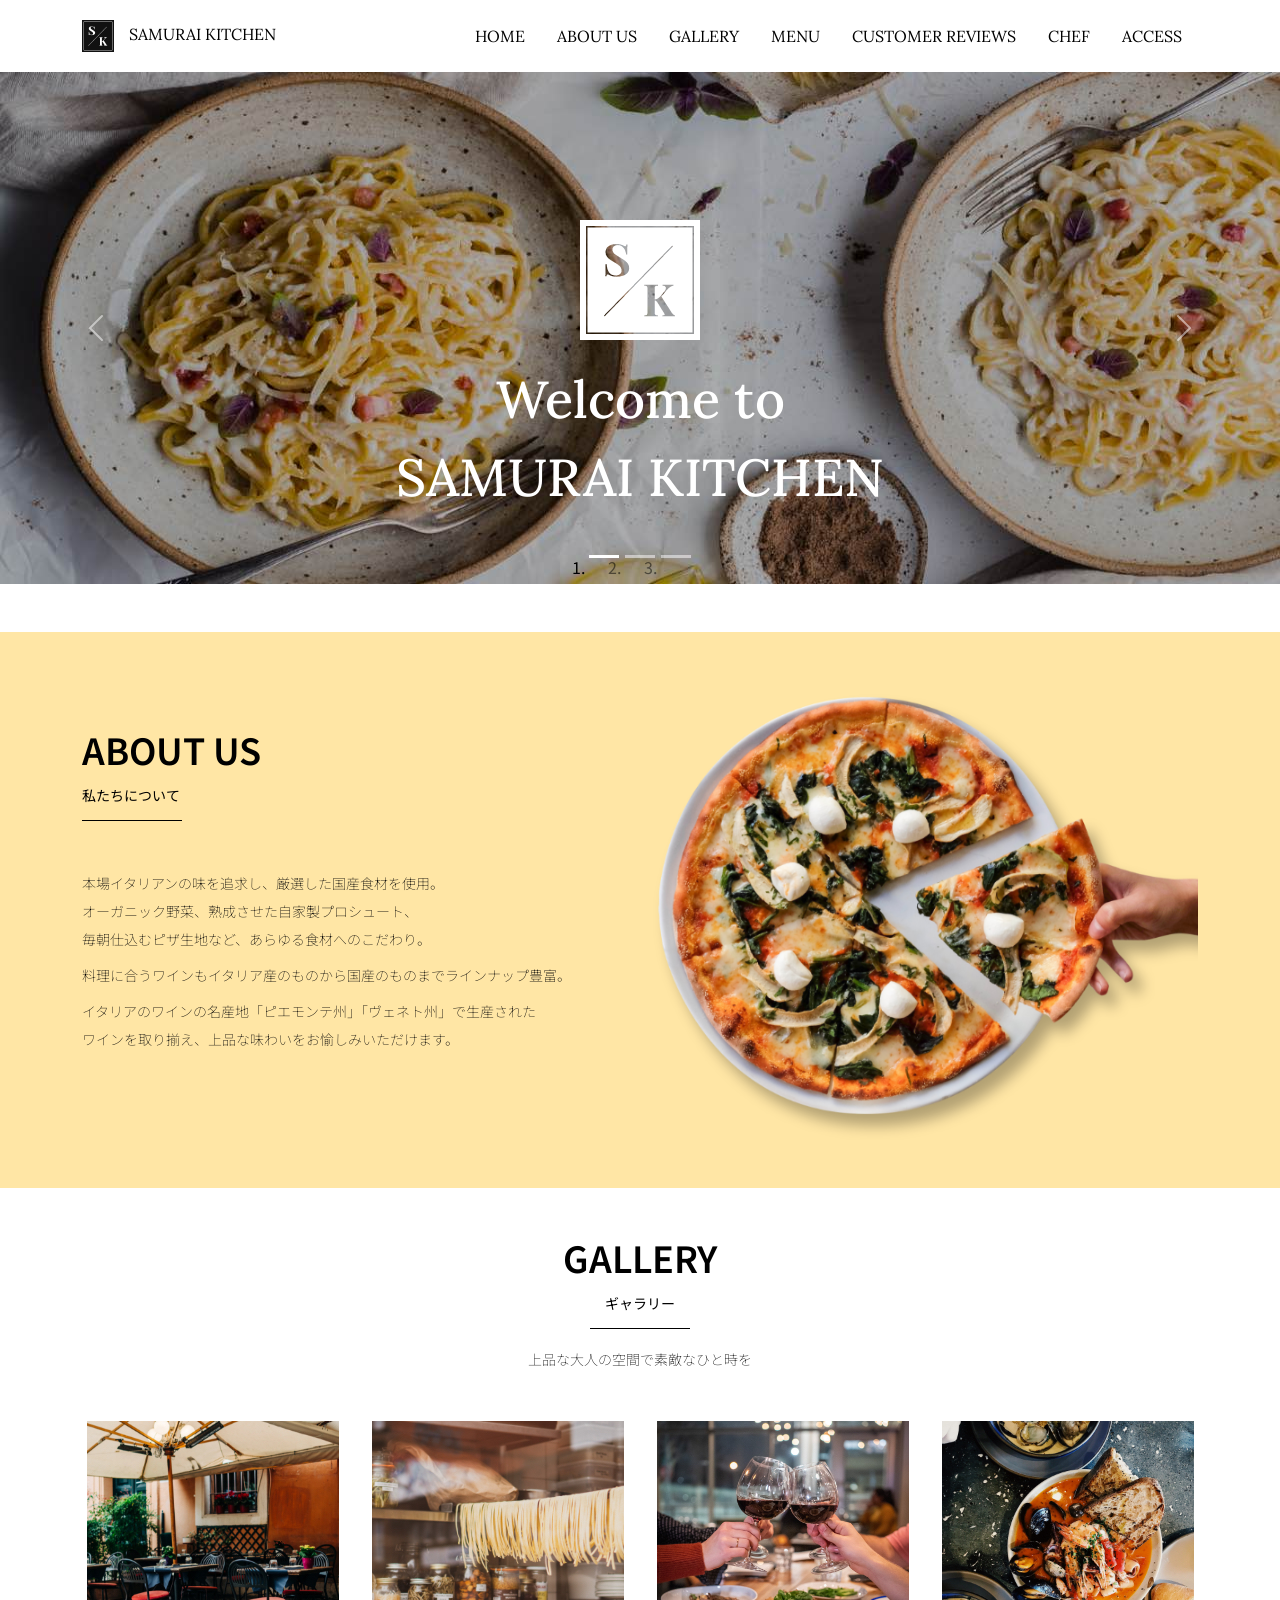
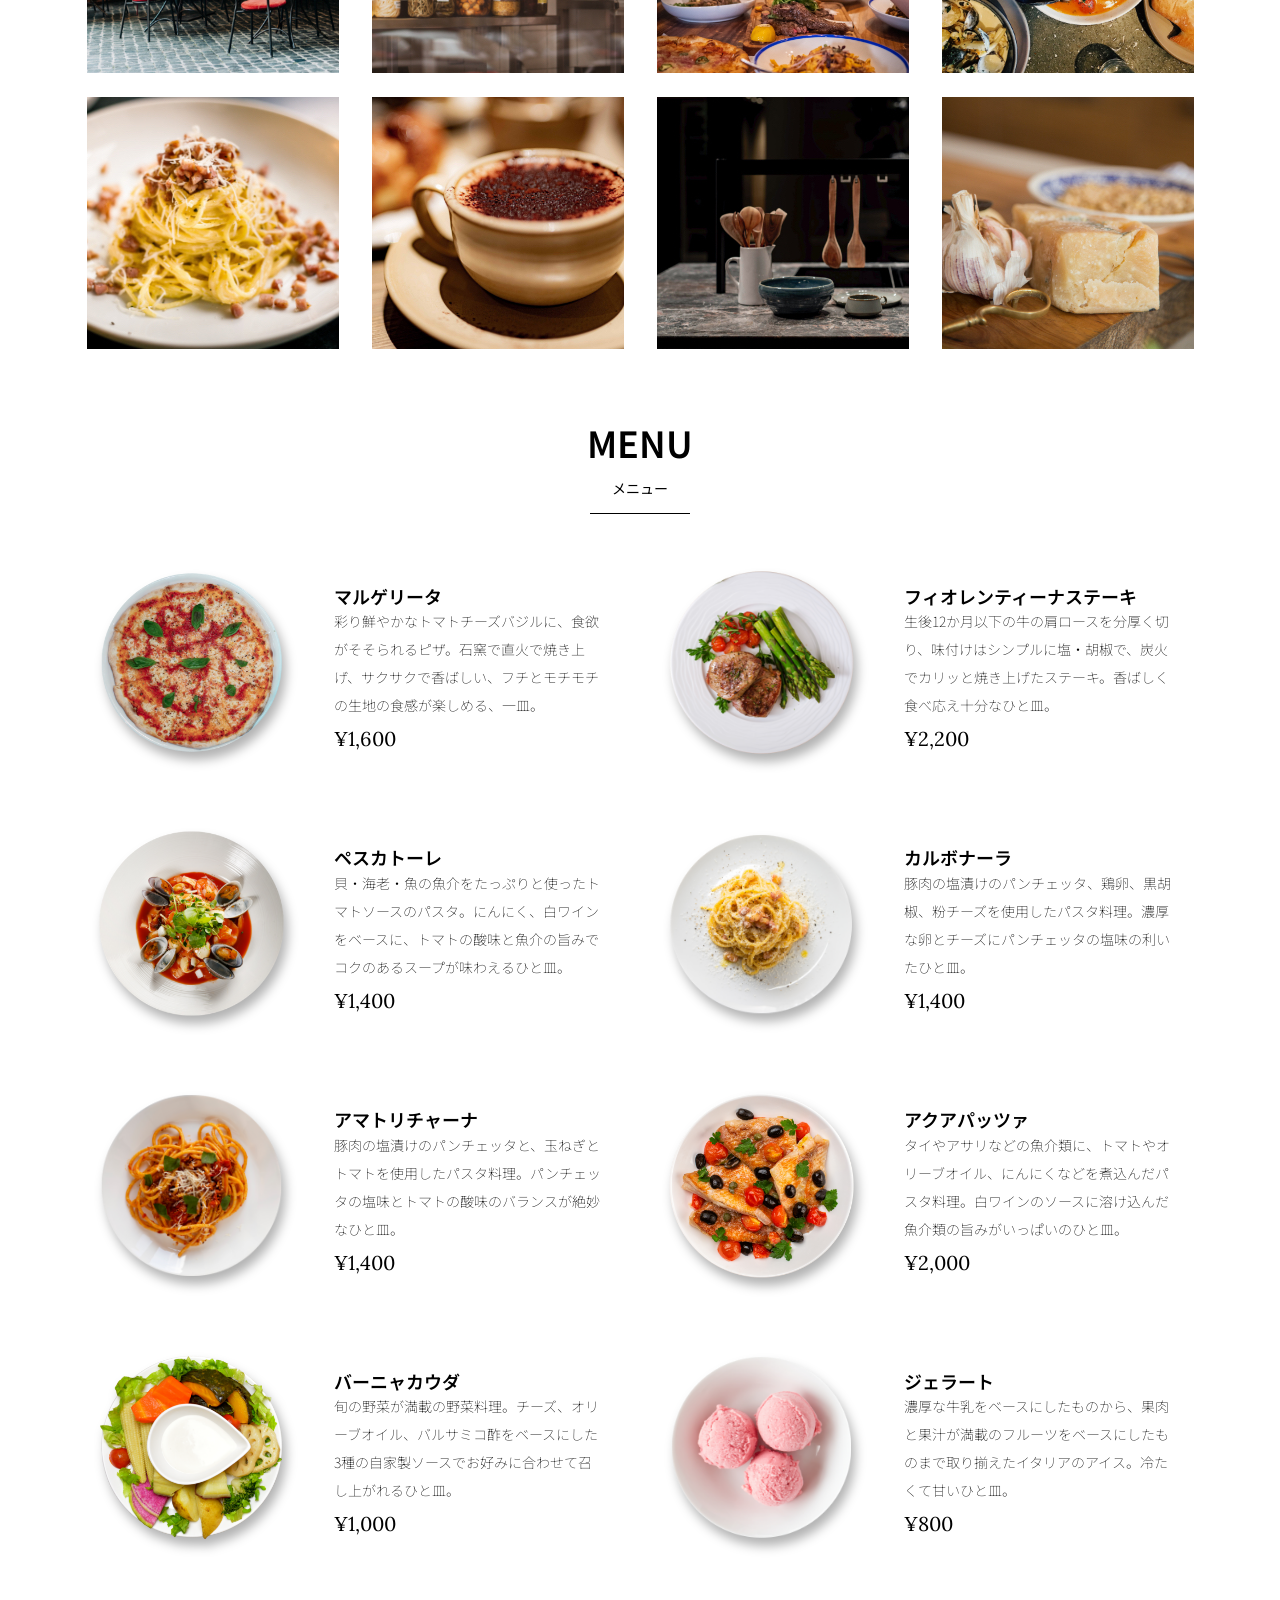
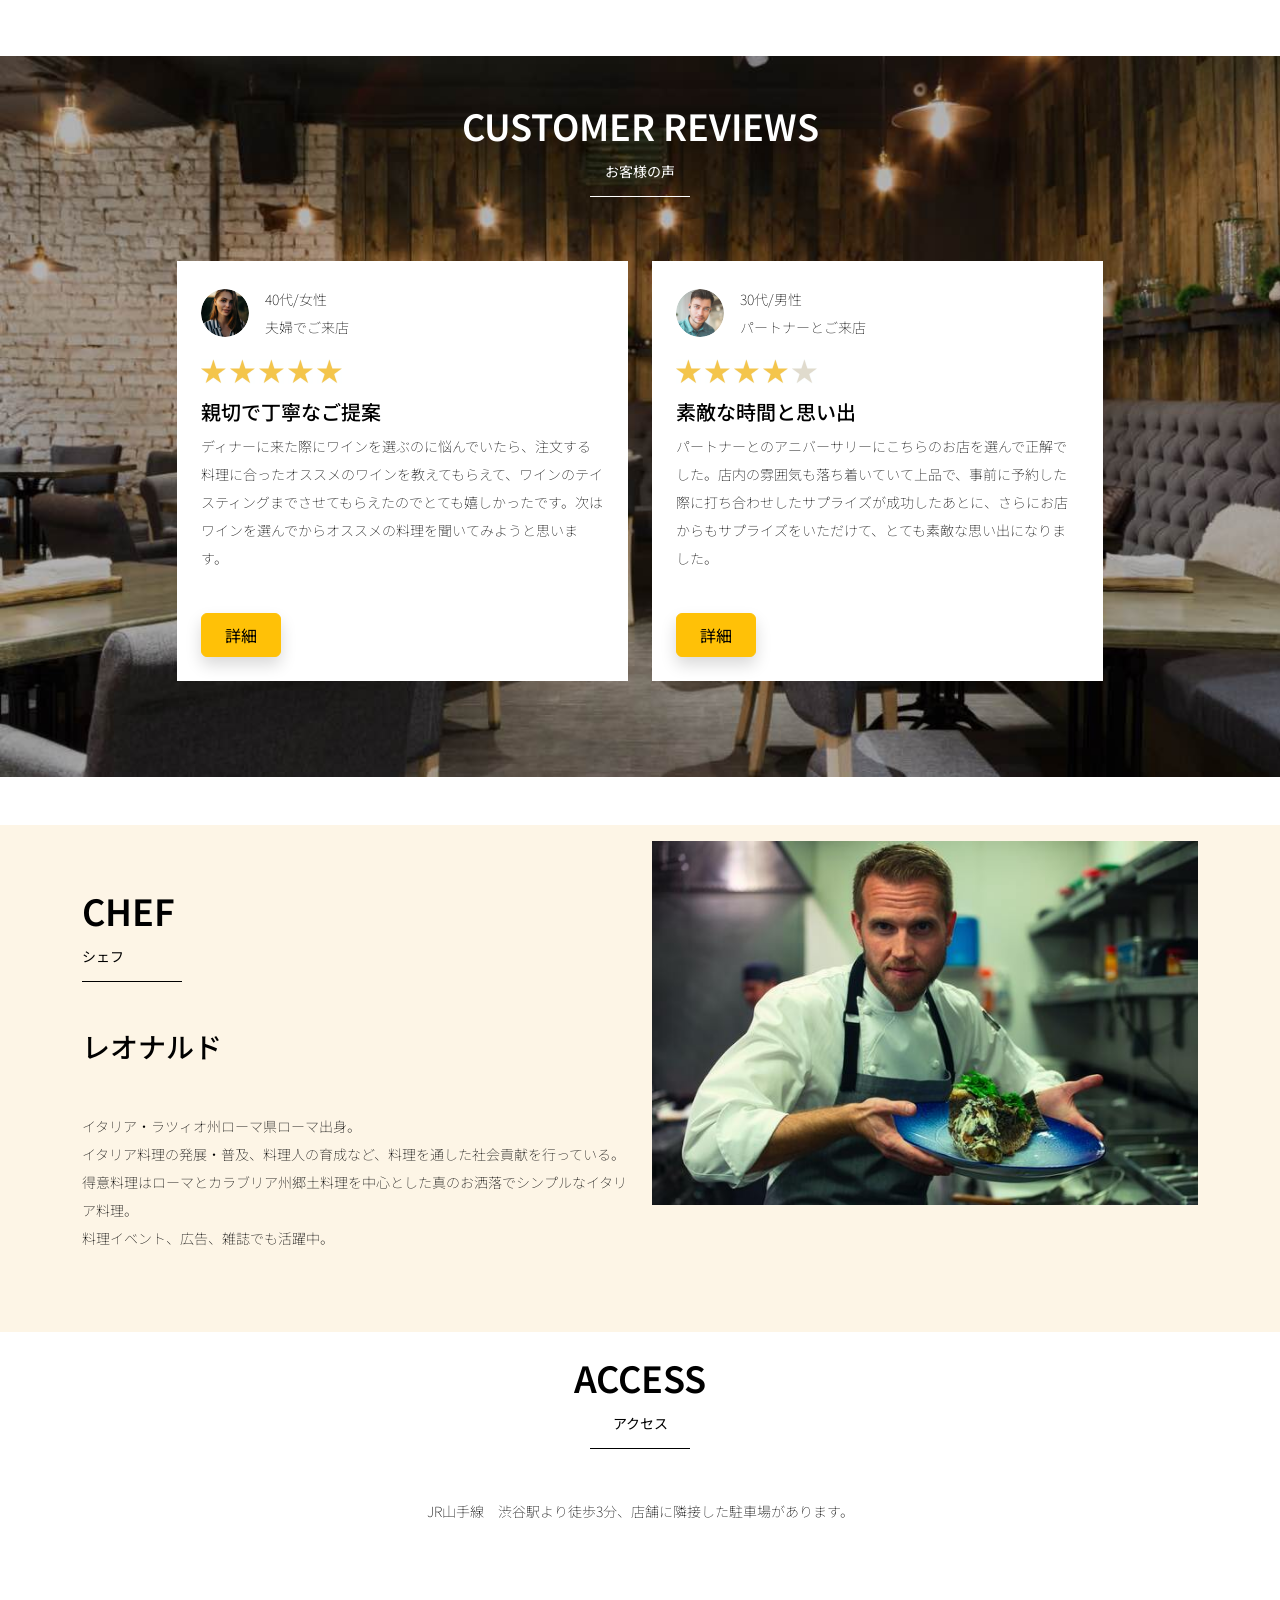
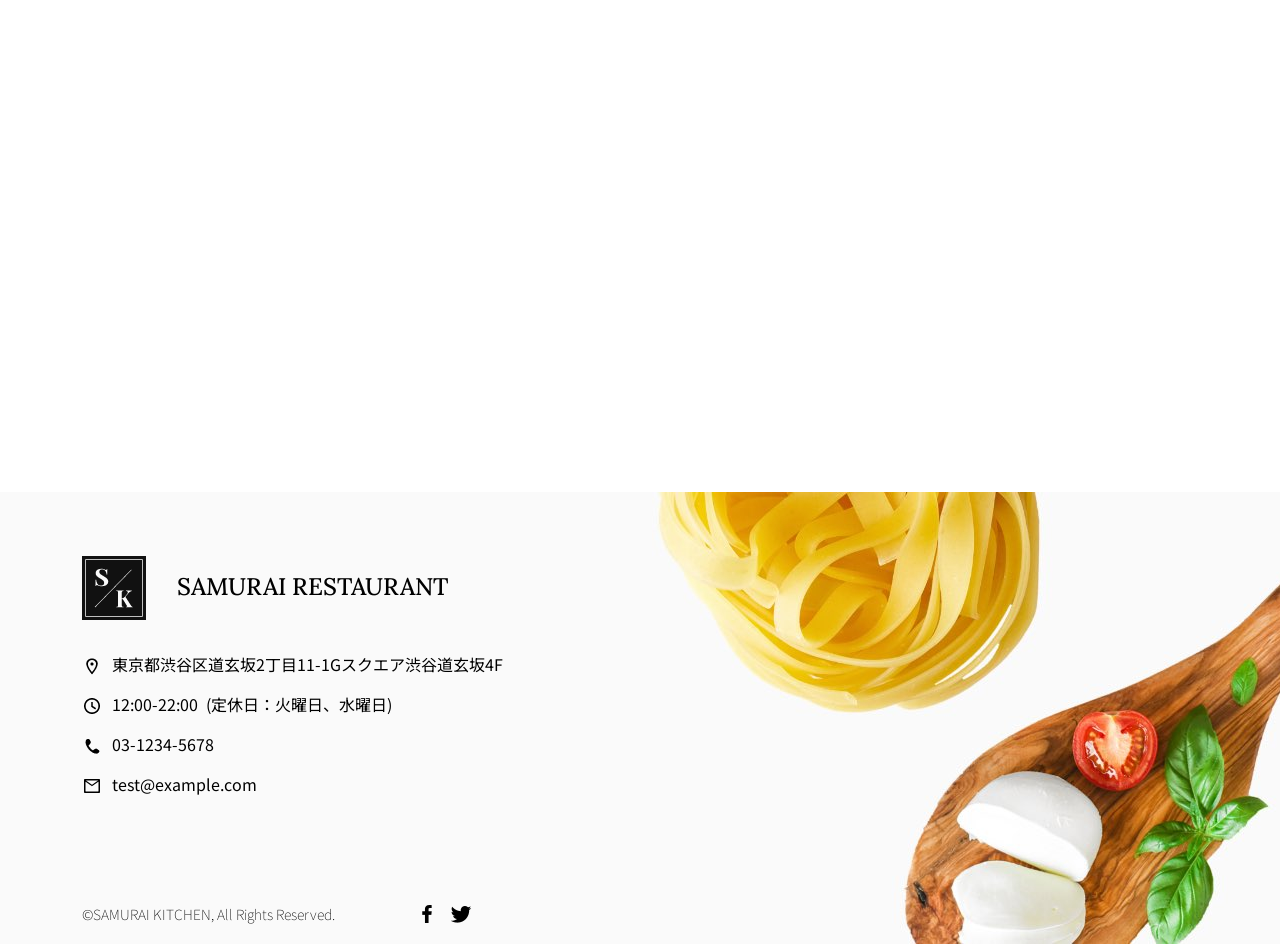
<file: kadai_015/index.html>
<!doctype html>
<html lang="ja">

<head>
  <meta charset="utf-8">
  <!--　マルチデバイス対応 -->
  <meta name="viewport" content="width=device-width, initial-scale=1">
  <meta name="description" content="">
  <meta name="author" content="SAMURAI ENGINEER">
  <title>SAMURAI XD_HTML教材</title>
  <!-- BootstrapのCSSの読み込み -->
  <link href="https://cdn.jsdelivr.net/npm/bootstrap@5.0.0-beta1/dist/css/bootstrap.min.css" rel="stylesheet"
  integrity="sha384-giJF6kkoqNQ00vy+HMDP7azOuL0xtbfIcaT9wjKHr8RbDVddVHyTfAAsrekwKmP1" crossorigin="anonymous">

  <!-- ************************************************ bootstrap.bundle.min.jsの読み込み -->
 <!-- BootstrapのJavaScriptライブラリの読み込み -->
 <script src="https://cdn.jsdelivr.net/npm/bootstrap@5.0.0-beta1/dist/js/bootstrap.bundle.min.js" 
 integrity="sha384-ygbV9kiqUc6oa4msXn9868pTtWMgiQaeYH7/t7LECLbyPA2x65Kgf80OJFdroafW" crossorigin="anonymous" defer>
  </script>

  <!-- ************************************************ Google Font読み込み -->
  <link rel="preconnect" href="https://fonts.gstatic.com">
  <link href="https://fonts.googleapis.com/css2?family=Lora&display=swap" rel="stylesheet">
  <link href="https://fonts.googleapis.com/css2?family=Noto+Sans+JP:wght@300&display=swap" rel="stylesheet">
   <!-- ************************************************今回作成する styles.cssの読み込み -->
  <link href="stylesheet/style.css" rel="stylesheet">
  <!-- ************************************************  -->
</head>

<body>
  <main>
    <!-- ************************************************ ナビゲーションバー開始 -->
    <nav class="navbar navbar-expand-lg">
      <div class="container">
        <a class="navbar-brand my_navbar_brand">
          <img class="img-fluid navbar_brand_logo" src="img/site_logo.png" alt="サイトアイコン"><span>SAMURAI KITCHEN</span>
        </a>
        <div class="navbar-toggler hamburger_menu" data-bs-toggle="collapse" data-bs-target="#navbarNav"
          aria-controls="navbarNav" aria-expanded="false" aria-label="Toggle navigation">
          <input type="checkbox" id="hamburger_btn_check">
          <label for="hamburger_btn_check" class="hamburger_btn">
            <img class="btn_open" src="img/button_open.png" alt="ナビゲーションバーのボタン">
            <img class="btn_close" src="img/button_close.png" alt="ナビゲーションバーのボタン">
          </label>
        </div>
        <div class="collapse navbar-collapse justify-content-end" id="navbarNav">
          <ul class="navbar-nav">
            <li class="nav-item px-2">
              <a class="nav-link my_nav_link my-2" aria-current="page" href="#">HOME</a>
            </li>

            <li class="nav-item px-2">
              <a class="nav-link my_nav_link my-2" href="#about">ABOUT US</a>
            </li>

            <li class="nav-item px-2">
              <a class="nav-link my_nav_link my-2" href="#gallery">GALLERY</a>
            </li>

            <li class="nav-item px-2">
              <a class="nav-link my_nav_link my-2" href="#menu">MENU</a>
            </li>

            <li class="nav-item px-2">
              <a class="nav-link my_nav_link my-2" href="#review">CUSTOMER REVIEWS</a>
            </li>
            <li class="nav-item px-2">
              <a class="nav-link my_nav_link my-2" href="#chef">CHEF</a>
            </li>            
            <li class="nav-item px-2">
              <a class="nav-link my_nav_link my-2" href="#access">ACCESS</a>
            </li>
              
          </ul>
        </div>
      </div>
    </nav>


    <!-- ************************************************ ナビゲーションバー終了 -->

    <!-- カルーセル開始 -->

   <!-- カルーセル部分 -->
   <!-- idのmyCarouselはインジケーター部分のdata-bs-targetと紐付く必要がある。mb-5で下方向に余白追加。 -->
   <div id="myCarousel" class="carousel slide mb-5" data-bs-ride="carousel">

        <!-- インジケーター部分 -->
        <ol class="carousel-indicators">
          <!-- この箇所と前述のidは紐付いている。data-bs-slide-toの番号がカルーセルの順番。 -->
          <li data-bs-target="#myCarousel" data-bs-slide-to="0" class="active"></li>
          <li data-bs-target="#myCarousel" data-bs-slide-to="1"></li>
          <li data-bs-target="#myCarousel" data-bs-slide-to="2"></li>
        </ol>

        <!-- carousel-inner：カルーセルのキャプションと背景画像の部分。現在は1枚目だけ表示。 -->
        <div class="carousel-inner">
          <div class="carousel-item active">
            <img src="img/slider-1.jpg" alt="SAMURAI KITCHEN-1">
            <div class="carousel-caption">
              <!-- 独自クラスで位置とフォントを変更　-->
              <h1 class="my_carousel_caption">
                Welcome to<br>
                SAMURAI KITCHEN
              </h1>
            </div>
          </div>
          <!-- カルーセル2枚目 -->
          <div class="carousel-item">
            <img src="img/slider-2.jpg" alt="SAMURAI KITCHEN-2">
            <div class="carousel-caption">
              <h1 class="my_carousel_caption">
                  The fabulous combination of&nbsp;wine&nbsp;and&nbsp;food
              </h1>
            </div>
          </div>
          <!-- カルーセル３枚目 -->
          <div class="carousel-item">
            <img src="img/slider-3.jpg" alt="SAMURAI KITCHEN-3">
            <div class="carousel-caption">
              <h1 class="my_carousel_caption">Get the Italian taste<br>
                at the SAMURAI&nbsp;KITCHEN
              </h1>
            </div>
          </div>   
       </div>  

   <!-- コントロールボタン 左側 -->
     <a class="carousel-control-prev" href="#myCarousel" role="button" data-bs-slide="prev">
       <span class="carousel-control-prev-icon" aria-hidden="true"></span>
       <span class="visually-hidden">Previous</span>
     </a>

     <!-- コントロールボタン 右側 -->
     <a class="carousel-control-next" href="#myCarousel" role="button" data-bs-slide="next">
       <span class="carousel-control-next-icon" aria-hidden="true"></span>
       <span class="visually-hidden">Next</span>
     </a>
    </div>

    <!-- カルーセル終了 -->

    <!-- ************************************************ アバウトセクション開始 -->
    <section class="about_us_bg" id="about">
           <!--コンテンツの中央揃え。上下方向にパディング（サイズ5）。下方向にマージン（サイズ5）。 -->
     <div class="container py-5 mb-5">

       <!-- rowクラス（行） -->
       <div class="row">

         <!-- 左側カラム（6/12分割） -->
         <div class="col-lg-6 text-left">

           <!-- 上下方向にパディング（サイズ5） -->
           <div class="py-5">

             <!-- 下方向にマージン（サイズ5） -->
             <h2 class="section_title about mb-5">
               ABOUT US
             </h2>
             <!-- 下方向にマージン（サイズ2） -->
             <p class="mb-2">
               本場イタリアンの味を追求し、厳選した国産食材を使用。<br>
               オーガニック野菜、熟成させた自家製プロシュート、<br>
               毎朝仕込むピザ生地など、あらゆる食材へのこだわり。<br>
             </p>

             <!-- 下方向にマージン（サイズ2） -->
             <p class="mb-2">
               料理に合うワインもイタリア産のものから国産のものまでラインナップ豊富。<br>
             </p>

             <!-- 下方向にマージン（サイズ2） -->
             <p class="mb-2">
               イタリアのワインの名産地「ピエモンテ州」「ヴェネト州」で生産された<br>
               ワインを取り揃え、上品な味わいをお愉しみいただけます。<br>
             </p>
           </div>
         </div>

         <!-- 右側カラム（6/12分割） -->
         <div class="col-lg-6">

           <!-- 画像を配置 -->
           <img src="img/img-about-us.png" class="img-fluid" alt="pizza">
         </div>
       </div>
     </div>
    </section>
    <!-- ************************************************ アバウトセクション終了 -->

    <!-- ************************************************ ギャラリーセクション開始 -->
    <section id="gallery">
     <div class="container mb-5">
       <h2 class="mb-3 section_title gallery text-center">GALLERY</h2>
       <p class="text-center mb-5">
         上品な大人の空間で素敵なひと時を
       </p>

       <div class="row">
         <div class="col-6 col-lg-3 mb-4 d-flex justify-content-center">
           <img class="img-fluid" src="img/gallery-1.jpg" alt="サンプル画像">
         </div>

         <div class="col-6 col-lg-3 mb-4 d-flex justify-content-center">
           <img class="img-fluid" src="img/gallery-2.jpg" alt="サンプル画像">
         </div>

         <div class="col-6 col-lg-3 mb-4 d-flex justify-content-center">
           <img class="img-fluid" src="img/gallery-3.jpg" alt="サンプル画像">
         </div>

         <div class="col-6 col-lg-3 mb-4 d-flex justify-content-center">
           <img class="img-fluid" src="img/gallery-4.jpg" alt="サンプル画像">
         </div>

         <div class="col-6 col-lg-3 mb-4 d-flex justify-content-center">
           <img class="img-fluid" src="img/gallery-5.jpg" alt="サンプル画像">
         </div>

         <div class="col-6 col-lg-3 mb-4 d-flex justify-content-center">
           <img class="img-fluid" src="img/gallery-6.jpg" alt="サンプル画像">
         </div>

         <div class="col-6 col-lg-3 mb-4 d-flex justify-content-center">
           <img class="img-fluid" src="img/gallery-7.jpg" alt="サンプル画像">
         </div>

         <div class="col-6 col-lg-3 mb-4 d-flex justify-content-center">
           <img class="img-fluid" src="img/gallery-8.jpg" alt="サンプル画像">
         </div>

       </div>
     </div>
    </section>
    <!-- ************************************************ ギャラリーセクション終了 -->

    <!-- ************************************************ メニューセクション -->
    <!-- メニューセクション -->
    <section id="menu">
      <div class="container">
        <div class="row">
          <div class="col-lg-12">
            <h2 class="section_title menu text-center mb-5">MENU</h2>
          </div>
        </div>
      </div>

      <div class="container mb-5">
        <div class="row">
          <div class="col-12 col-lg-6">
            <div class="row g-0 mb-4">
              <div class="col-12 col-lg-5 text-center">
                <img src="img/margherita.png" class="img-fluid" alt="マルゲリータ">
              </div>
              <div class="col-12 col-lg-7 p-4">
              <h4 class="mb-0 menu_title">マルゲリータ</h4>
                <p class="my-auto">彩り鮮やかなトマトチーズバジルに、食欲がそそられるピザ。石窯で直火で焼き上げ、サクサクで香ばしい、フチとモチモチの生地の食感が楽しめる、一皿。</p>
                <p class="menu_price">¥1,600</p>
              </div>
            </div>
          </div>

          <div class="col-12 col-lg-6">
            <div class="row g-0 mb-4">
              <div class="col-12 col-lg-5 text-center">
              <img src="img/steak.png" class="img-fluid" alt="フィオレンティーナステーキ">
              </div>
              <div class="col-12 col-lg-7 p-4">
                <h4 class="mb-0 menu_title">フィオレンティーナステーキ</h4>
                <p class="my-auto">生後12か月以下の牛の肩ロースを分厚く切り、味付けはシンプルに塩・胡椒で、炭火でカリッと焼き上げたステーキ。香ばしく食べ応え十分なひと皿。</p>
                <p class="menu_price">¥2,200</p>
              </div>
            </div>
          </div>

          <div class="col-12 col-lg-6">
            <div class="row g-0 mb-4">
              <div class="col-12 col-lg-5 text-center">
                <img src="img/pescatore.png" class="img-fluid" alt="ペスカトーレ">
              </div>
              <div class="col-12 col-lg-7 p-4">
                <h4 class="mb-0 menu_title">ペスカトーレ</h4>
                <p class="my-auto">貝・海老・魚の魚介をたっぷりと使ったトマトソースのパスタ。にんにく、白ワインをベースに、トマトの酸味と魚介の旨みでコクのあるスープが味わえるひと皿。</p>
                <p class="menu_price">¥1,400</p>
              </div>
            </div>
          </div>

          <div class="col-12 col-lg-6">
            <div class="row g-0 mb-4">
              <div class="col-12 col-lg-5 text-center">
                <img src="img/carbonara.png" class="img-fluid" alt="カルボナーラ">
              </div>
              <div class="col-12 col-lg-7 p-4">
                <h4 class="mb-0 menu_title">カルボナーラ</h4>
                <p class="my-auto">豚肉の塩漬けのパンチェッタ、鶏卵、黒胡椒、粉チーズを使用したパスタ料理。濃厚な卵とチーズにパンチェッタの塩味の利いたひと皿。</p>
                <p class="menu_price">¥1,400</p>
              </div>
            </div>
          </div>

          <div class="col-12 col-lg-6">
            <div class="row g-0 mb-4">
              <div class="col-12 col-lg-5 text-center">
                <img src="img/amatriciana.png" class="img-fluid" alt="アマトリチャーナ">
              </div>
              <div class="col-12 col-lg-7 p-4">
                <h4 class="mb-0 menu_title">アマトリチャーナ</h4>
                <p class="my-auto">豚肉の塩漬けのパンチェッタと、玉ねぎとトマトを使用したパスタ料理。パンチェッタの塩味とトマトの酸味のバランスが絶妙なひと皿。</p>
                <p class="menu_price">¥1,400</p>
              </div>
            </div>
          </div>

          <div class="col-12 col-lg-6">
            <div class="row g-0 mb-4">
              <div class="col-12 col-lg-5 text-center">
                <img src="img/acqua-pazza.png" class="img-fluid" alt="アクアパッツァ">
              </div>
              <div class="col-12 col-lg-7 p-4">
                <h4 class="mb-0 menu_title">アクアパッツァ</h4>
                <p class="my-auto">タイやアサリなどの魚介類に、トマトやオリーブオイル、にんにくなどを煮込んだパスタ料理。白ワインのソースに溶け込んだ魚介類の旨みがいっぱいのひと皿。</p>
                <p class="menu_price">¥2,000</p>
              </div>
            </div>
          </div>

          <div class="col-12 col-lg-6">
            <div class="row g-0 mb-4">
              <div class="col-12 col-lg-5 text-center">
                <img src="img/bagna-cauda.png" class="img-fluid" alt="バーニャカウダ">
              </div>
              <div class="col-12 col-lg-7 p-4">
                <h4 class="mb-0 menu_title">バーニャカウダ</h4>
                <p class="my-auto">旬の野菜が満載の野菜料理。チーズ、オリーブオイル、バルサミコ酢をベースにした3種の自家製ソースでお好みに合わせて召し上がれるひと皿。</p>
                <p class="menu_price">¥1,000</p>
              </div>
            </div>
          </div>

          <div class="col-12 col-lg-6">
            <div class="row g-0 mb-4">
              <div class="col-12 col-lg-5 text-center">
                <img src="img/gelato.png" class="img-fluid" alt="ジェラート">
              </div>
              <div class="col-12 col-lg-7 p-4">
                <h4 class="mb-0 menu_title">ジェラート</h4>
                <p class="my-auto">濃厚な牛乳をベースにしたものから、果肉と果汁が満載のフルーツをベースにしたものまで取り揃えたイタリアのアイス。冷たくて甘いひと皿。</p>
                <p class="menu_price">¥800</p>
              </div>
            </div>
          </div>
        </div>
      </div>
    </section>
    <!-- メニューセクション終了 -->

    <!-- ************************************************ レビューセクション開始 -->
    <section id="review">
     <!-- review_wrapper で背景画像を設定します -->
     <div class="review_wrapper">

       <!-- container部分 -->
       <div class="container py-5 mb-5">

         <!-- 中央揃えでタイトルを表示 -->
         <div class="text-center mb-5">
           <h2 class="section_title review text-center text-white">CUSTOMER REVIEWS</h2>
         </div>

         <!-- row部分：左右のカラムを中央揃え -->
         <div class="row pb-5 justify-content-center">

           <!-- 左側カラム -->
           <div class="col-lg-5 mt-3">

             <!-- 背景を白色に設定 -->
             <!-- h_420 クラスで白枠の高さを修正します -->
             <div class="bg-white h_420">

               <!-- 内側にパディング4 -->
               <div class="p-4">

                 <!-- 顔写真と年齢などのテキストはd-flexで横並びにする　中央揃え -->
                 <div class="d-flex align-items-center">
                   <!-- お客様の画像を配置 -->
                   <!-- reviewer_img クラスで画像サイズを変更します -->
                   <img src="img/customer-woman.png" class="reviewer_img" alt="サンプル画像">
                   <div>
                     <!-- お客様情報のテキスト -->
                     <p class="my-0">40代/女性</p>
                     <p class="my-0">夫婦でご来店</p>
                   </div>
                 </div>

                 <div class="my-3">
                   <!-- 星の画像を表示 -->
                   <img src="img/star-point.png" class="star_img" alt="star">
                   <img src="img/star-point.png" class="star_img" alt="star">
                   <img src="img/star-point.png" class="star_img" alt="star">
                   <img src="img/star-point.png" class="star_img" alt="star">
                   <img src="img/star-point.png" class="star_img" alt="star">
                 </div>

                 <!-- レビュータイトル -->
                 <h5>親切で丁寧なご提案</h5>
                 <!-- レビュー内容 -->
                 <p>
                   ディナーに来た際にワインを選ぶのに悩んでいたら、注文する料理に合ったオススメのワインを教えてもらえて、ワインのテイスティングまでさせてもらえたのでとても嬉しかったです。次はワインを選んでからオススメの料理を聞いてみようと思います。
                 </p>

                 <!-- 黄色のボタンを配置 -->
             <button type="button" class="btn btn-warning shadow fix_bottom">詳細</button>
               </div>
             </div>
           </div>

           <!-- 右側カラム：左側カラムと内容が同じなので説明は省略 -->
           <div class="col-12 col-lg-5 mt-3">
             <!-- h_420 クラスで白枠の高さを修正します -->
             <div class="bg-white h_420">
               <div class="p-4">
                 <div class="d-flex align-items-center">
                   <!-- reviewer_img クラスで画像サイズを変更します -->
                   <img src="img/customer-man.png" class="reviewer_img" alt="サンプル画像">
                   <div>
                     <p class="my-0">30代/男性</p>
                     <p class="my-0">パートナーとご来店</p>
                   </div>
                 </div>
                <div class="my-3">
                   <!-- star_img クラスで画像サイズを変更 -->
                   <img src="img/star-point.png" class="star_img" alt="star">
                   <img src="img/star-point.png" class="star_img" alt="star">
                   <img src="img/star-point.png" class="star_img" alt="star">
                   <img src="img/star-point.png" class="star_img" alt="star">
                   <img src="img/star-no-point.png" class="star_img" alt="no-star">
                 </div>
                 <h5>素敵な時間と思い出</h5>
                 <p>
                   パートナーとのアニバーサリーにこちらのお店を選んで正解でした。店内の雰囲気も落ち着いていて上品で、事前に予約した際に打ち合わせしたサプライズが成功したあとに、さらにお店からもサプライズをいただけて、とても素敵な思い出になりました。
                 </p>
             <button type="button" class="btn btn-warning shadow fix_bottom">詳細</button>
               </div>
             </div>
           </div>
         </div>
       </div>
     </div>
    </section>
    <!-- ************************************************ レビューセクション終了 -->
   <!-- ************************************************ CHEFセクション開始 -->
 <section class="chef_bg" id="chef">
           <!--コンテンツの中央揃え。上下方向にパディング（サイズ5）。下方向にマージン（サイズ5）。 -->
     <div class="container py-3 mb-4">
       <!-- rowクラス（行） -->
       <div class="row">
         <!-- 左側カラム（6/12分割） -->
         <div class="col-lg-6 text-left">
           <!-- 上下方向にパディング（サイズ5） -->
           <div class="py-5">
             <!-- 下方向にマージン（サイズ5） -->
             <h2 class="section_title chef mb-5">
               CHEF 
             </h2>

             <h3 class="mb-5">
               レオナルド
             </h3>  

             <!-- 下方向にマージン（サイズ2） -->
             <p class="chef_text">
               イタリア・ラツィオ州ローマ県ローマ出身。 <br>イタリア料理の発展・普及、料理人の育成など、料理を通した社会貢献を行っている。 <br>得意料理はローマとカラブリア州郷土料理を中心とした真のお洒落でシンプルなイタリア料理。 <br>料理イベント、広告、雑誌でも活躍中。
             </p>

           </div>
         </div>

         <!-- 右側カラム（6/12分割） -->
         <div class="col-lg-6">

           <!-- 画像を配置 -->
           <img src="img/chef.jpg" class="img-fluid chef_img" alt="レオナルド">
         </div>
       </div>
     </div>
    </section>
    <!-- ************************************************ CHEF終了-->    
    <!-- ************************************************ アクセスセクション開始 -->
    <section id="access">
     <div class="container">
       <div class="row">
         <div class="col-lg-12 text-center mb-5">
           <h2 class="section_title text-center access mb-5">ACCESS</h2>
           <p>JR山手線　渋谷駅より徒歩3分、店舗に隣接した駐車場があります。</p>
         </div>
       </div>
     </div>

     <div class="container mb-5 px-2">
       <!-- この部分にマップを配置 -->
      <iframe src="https://www.google.com/maps/embed?pb=!1m18!1m12!1m3!1d3241.278952662021!2d139.74691877649266!3d35.67013277259076!2m3!1f0!2f0!3f0!3m2!1i1024!2i768!4f13.1!3m3!1m2!1s0x60188b602972bb83%3A0xa6b553df33a5bd04!2zU0FNVVJBSSBFTkdJTkVFUiDkvo3jgqjjg7Pjgrjjg4vjgqI!5e0!3m2!1sja!2sjp!4v1791612284054!5m2!1sja!2sjp" class="w-100" style="height: 50vh;" loading="lazy"></iframe>
     </div>
    </section>
    <!-- ************************************************ アクセスセクション終了 -->


    <!-- ************************************************ フッター開始 -->
    <footer id="footer">
          <div class="container">
       <div class="row">

         <!-- 2カラムに分けたレイアウトの左側カラム -->
         <!-- 親要素にposition-relativeを設定 -->          
         <div class="col-12 col-lg-6 position-relative">

           <!-- 左側カラムのレイアウトをさらに分けるためにrowを使用 -->
           <div class="row pt-5">

             <!-- 画面をさらに2:10に分割 -->
             <!-- ここは2:10の2の部分 -->
             <div class="col-lg-2 text-center my-3">

               <!-- サイトロゴ -->
               <!-- footer_brand_logoの独自クラスを追加 -->
               <img class="img-fluid footer_brand_logo" src="img/site_logo.png" alt="サンプル画像">
             </div>

             <!-- ここは2:10の10の部分 -->
             <div class="col-lg-10 align-self-center my-3">
               <!-- footer_textの独自クラスを追加してフォント等を変更 -->              
               <!-- タイトル文字 -->
               <h2 class="m-0 footer_text">SAMURAI RESTAURANT</h2>
             </div>
           </div>

           <!-- 独自クラスrestaurant_infoを追加 -->
           <div class="restaurant_info py-3">
             <div class="d-flex mb-3">
               <img src="img/icon-Marker.png" alt="marker">
               <p class="p-0 m-0">東京都渋谷区道玄坂2丁目11-1Gスクエア渋谷道玄坂4F</p>
             </div>
             <div class="d-flex mb-3">
               <img src="img/icon-Clock.png" alt="clock">
               <p class="p-0 m-0">12:00-22:00&nbsp;&nbsp;(定休日：火曜日、水曜日)</p>
             </div>
             <div class="d-flex mb-3">
               <img src="img/icon-Phone.png" alt="phone">
               <p class="p-0 m-0">03-1234-5678</p>
             </div>
             <div class="d-flex mb-3">
               <img src="img/icon-Mail.png" alt="mail">
               <p class="p-0 m-0">test@example.com</p>
             </div>
           </div>

           <!-- コピーライトを追加 -->
           <!-- copy_rightクラスでabsoluteを設定。align-items-centerで上下中央揃え。 -->            
           <div class="copy_right align-items-center">
             <p>
               ©SAMURAI KITCHEN, All Rights Reserved.
             </p>

             <!-- SNSアイコンに独自クラスsns_imgを追加 -->
             <img src="img/icon-facebook.png" class="sns_img" alt="facebook">
             <img src="img/icon-twitter.png" class="sns_img" alt="twitter">
           </div>
         </div>

         <!-- 2カラムに分けたレイアウトの右側カラム -->
         <div class="col-lg-6 d-none d-lg-block">
           <!-- 背景画像を表示 -->
           <img src="img/background-footer.jpg" alt="背景画像">
         </div>
       </div>
     </div>
    </footer>
    <!-- ************************************************ フッター終了 -->
  </main>
</body>

</html>
</file>
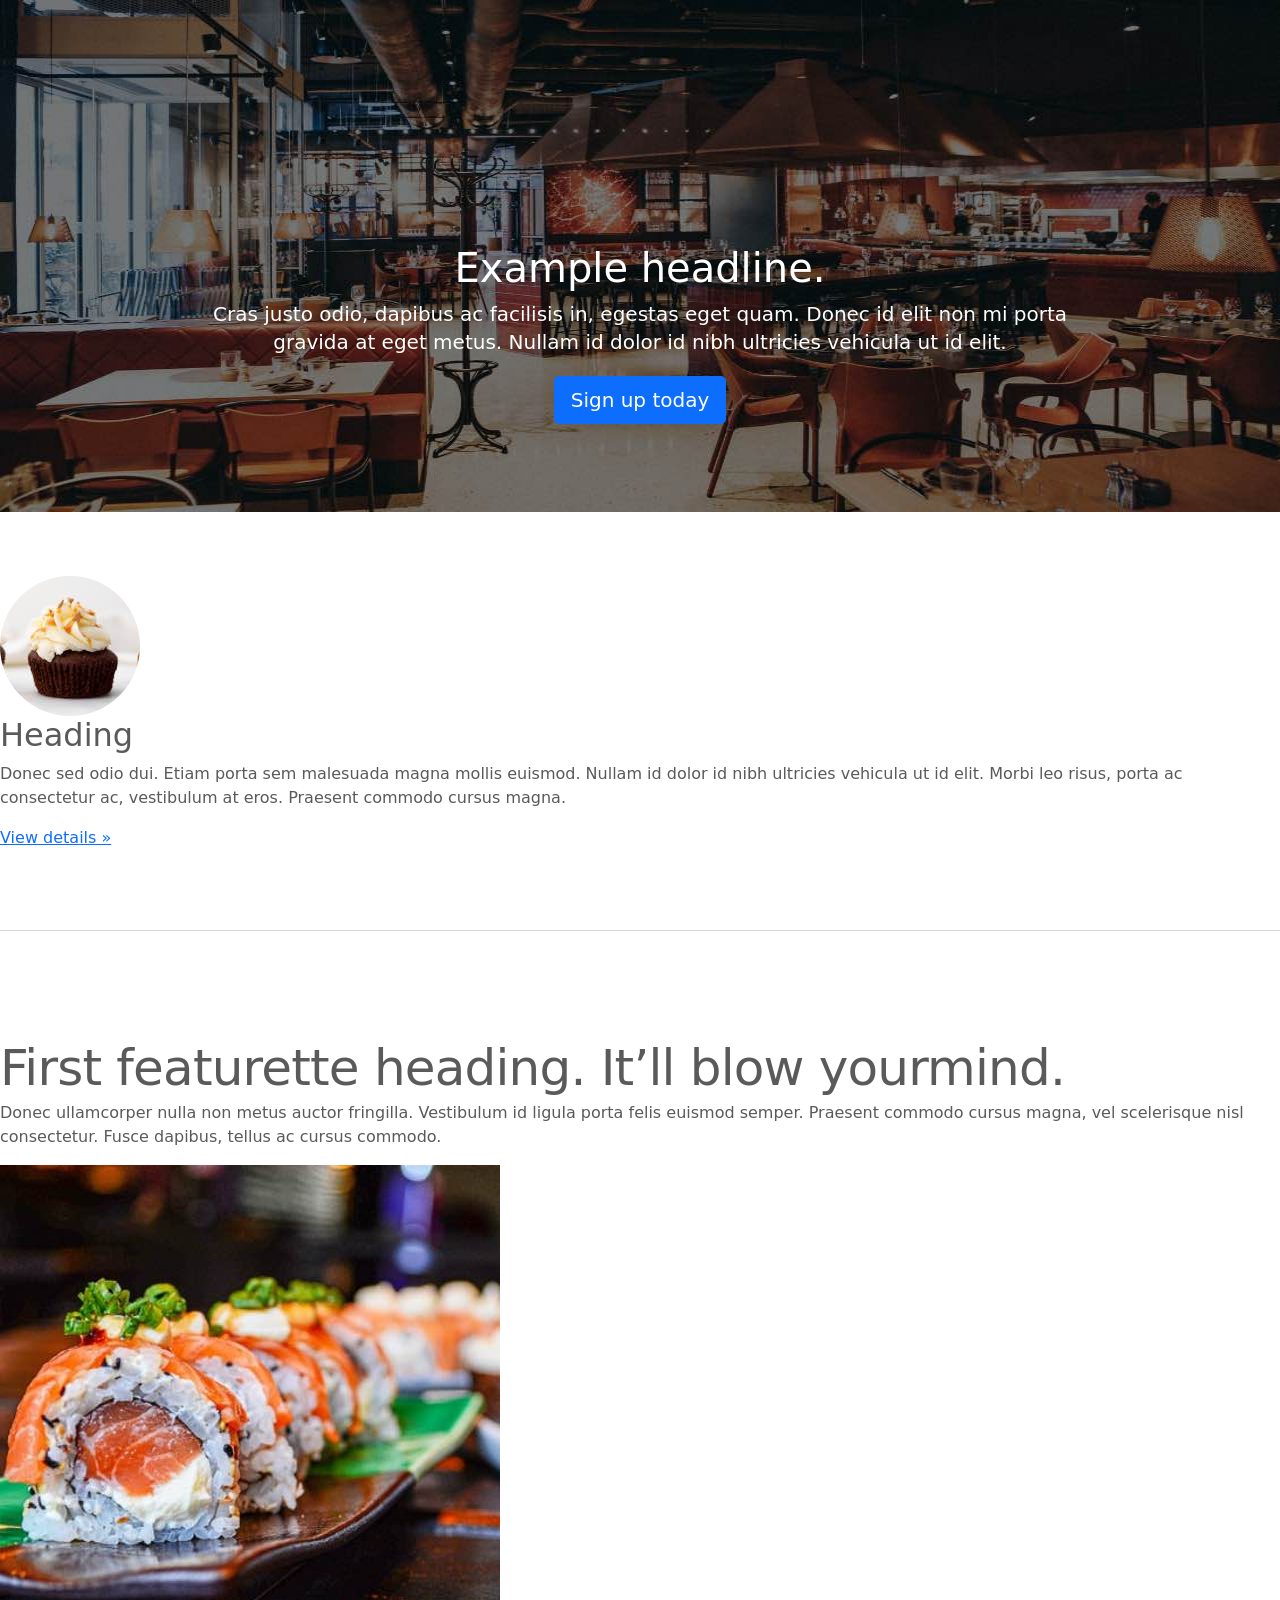
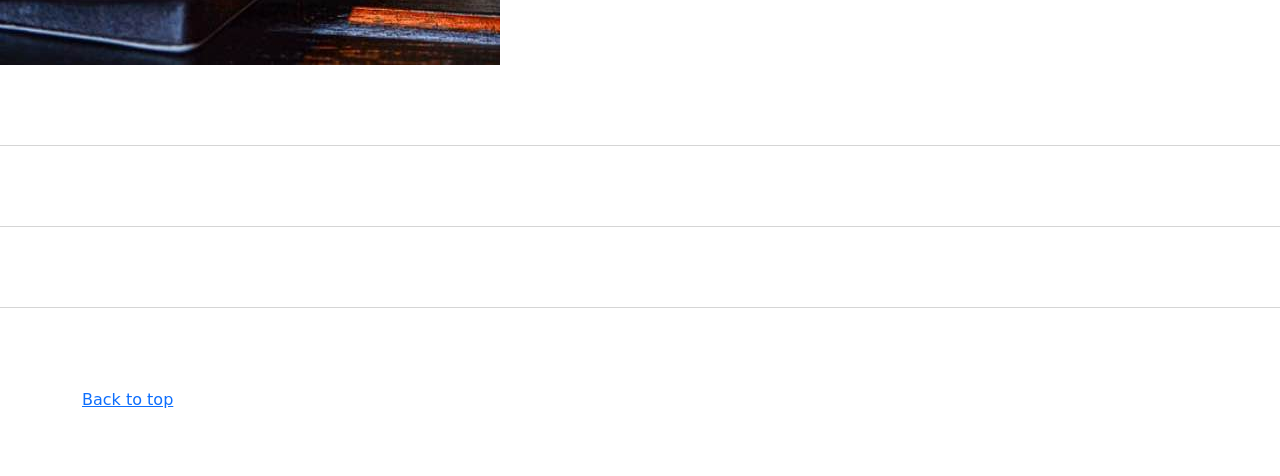
<file: kadai_003/index_for_student.html>
<!doctype html>
<html lang="en">
  <head>
    <meta charset="utf-8">
    <meta name="viewport" content="width=device-width, initial-scale=1">
    <meta name="description" content="">
    <meta name="author" content="Mark Otto, Jacob Thornton, and Bootstrap contributors">
    <meta name="generator" content="Hugo 0.79.0">
    <title>Carousel Template · Bootstrap v5.0</title>
    <link rel="canonical" href="https://getbootstrap.com/docs/5.0/examples/carousel/">
    <!-- ************************************************ bootstrap.min.cssの読み込み -->
    <link href="dist/css/bootstrap.min.css" rel="stylesheet">
    <!-- ************************************************ carousel.cssの読み込み -->
    <link href="carousel.css" rel="stylesheet">
    <!-- ************************************************ bootstrap.bundle.min.jsの読み込み -->
    <script src="dist/js/bootstrap.bundle.min.js" defer></script>
  </head>
  <body>
    <main>
      <!-- ************************************************ カールセル開始 -->
      <!-- <div id="myCarousel" class="carousel slide" data-bs-ride="carousel"> -->
      <div id="myCarousel" class="carousel slide" data-bs-ride="carousel">
        <!-- <div class="carousel-inner"> -->
        <div class="carousel-inner">
          <!-- <div class="carousel-item active"> -->
          <div class="carousel-item active">
            <img src="img/top_1.jpg" alt="サンプル画像1">
            <div class="container">
              <!-- <div class="carousel-caption"> -->
              <div class="carousel-caption">
                <h1>Example headline.</h1>
                <p>Cras justo odio, dapibus ac facilisis in, egestas eget quam. Donec id elit non mi porta gravida at eget
                  metus. Nullam id dolor id nibh ultricies vehicula ut id elit.</p>
                <!-- <p><a class="btn btn-lg btn-primary" href="#" role="button">Sign up today</a></p> -->
                <p><a class="btn btn-lg btn-primary" href="#" role="button">Sign up today</a></p>
              </div>
            </div>
          </div>

        <!-- ここから追加部分-->
          <div id="myCarousel" class="carousel slide" data-bs-ride="carousel">
            <div class="carousel-inner">
              <div class="carousel-item">
                <img src="img/top_2.jpg" class="d-block w-100" alt="サンプル画像2">
                <div class="container">
                  <!-- <div class="carousel-caption"> -->
                  <div class="carousel-caption">
                    <h1>Example headline.</h1>
                    <p>Cras justo odio, dapibus ac facilisis in, egestas eget quam. Donec id elit non mi porta gravida at eget
                      metus. Nullam id dolor id nibh ultricies vehicula ut id elit.</p>
                    <!-- <p><a class="btn btn-lg btn-primary" href="#" role="button">Sign up today</a></p> -->
                    <p><a class="btn btn-lg btn-primary" href="#" role="button">Sign up today</a></p>
                  </div>
                </div>
              </div>
              <div class="carousel-item">
                <img src="img/top_3.jpg" class="d-block w-100" alt="サンプル画像3">
                <div class="container">
                  <!-- <div class="carousel-caption"> -->
                  <div class="carousel-caption">
                    <h1>Example headline.</h1>
                    <p>Cras justo odio, dapibus ac facilisis in, egestas eget quam. Donec id elit non mi porta gravida at eget
                      metus. Nullam id dolor id nibh ultricies vehicula ut id elit.</p>
                    <!-- <p><a class="btn btn-lg btn-primary" href="#" role="button">Sign up today</a></p> -->
                    <p><a class="btn btn-lg btn-primary" href="#" role="button">Sign up today</a></p>
                  </div>
                </div>
              </div>
            </div>
          </div>

        <!--　ここまで　-->


        </div>
      </div>
      <!-- ************************************************ カールセル終了 -->
      <!-- <div class="container marketing"> -->
      <div class="">
        <!-- <div class="row"> -->
        <div class="">
          <!-- <div class="col-lg-4"> -->
          <div class="">
            <img src="img/cake.jpg" class="rounded-circle" alt="サンプル画像2">
            <h2>Heading</h2>
            <p>Donec sed odio dui. Etiam porta sem malesuada magna mollis euismod. Nullam id dolor id nibh ultricies
              vehicula ut id elit. Morbi leo risus, porta ac consectetur ac, vestibulum at eros. Praesent commodo cursus
              magna.</p>
            <!-- <p><a class="btn btn-secondary" href="#" role="button">View details &raquo;</a></p> -->
            <p><a class="" href="#" role="button">View details &raquo;</a></p>
          </div>
        </div>
        <hr class="featurette-divider">
        <!-- <div class="row"> -->
        <div class="">
          <!-- <div class="col-md-7"> -->
          <div class="">
            <!-- <h2 class="featurette-heading">First featurette heading. <span class="text-muted">It’ll blow yourmind.</span> -->
            <h2 class="featurette-heading">First featurette heading. <span class="">It’ll blow yourmind.</span></h2>
            <!-- <p class="lead">Donec ullamcorper nulla non metus auctor fringilla. Vestibulum id ligula porta felis
              euismod
              semper. Praesent commodo cursus magna, vel scelerisque nisl consectetur. Fusce dapibus, tellus ac cursus
              commodo.</p> -->
            <p class="">
              Donec ullamcorper nulla non metus auctor fringilla. Vestibulum id ligula porta felis
              euismod
              semper. Praesent commodo cursus magna, vel scelerisque nisl consectetur. Fusce dapibus, tellus ac cursus
              commodo.
            </p>
          </div>
          <!-- <div class="col-md-5"> -->
          <div class="">
            <!-- <img src="img/sushi.jpg" class="img-fluid" alt=""> -->
            <img src="img/sushi.jpg" class="" alt="サンプル画像3">
          </div>
        </div>
        <hr class="featurette-divider">
        <!-- ここにもう一つ左右を反転させたものを作ります。 -->
        <hr class="featurette-divider">
        <!-- ここにもう一つ左右を反転させたものを作ります。 -->
        <hr class="featurette-divider">
        <footer class="container">
          <!-- <p class="float-end"><a href="#">Back to top</a></p> -->
          <p class=""><a href="#">Back to top</a></p>
        </footer>
      </div>
    </main>
  </body>

</html>
</file>
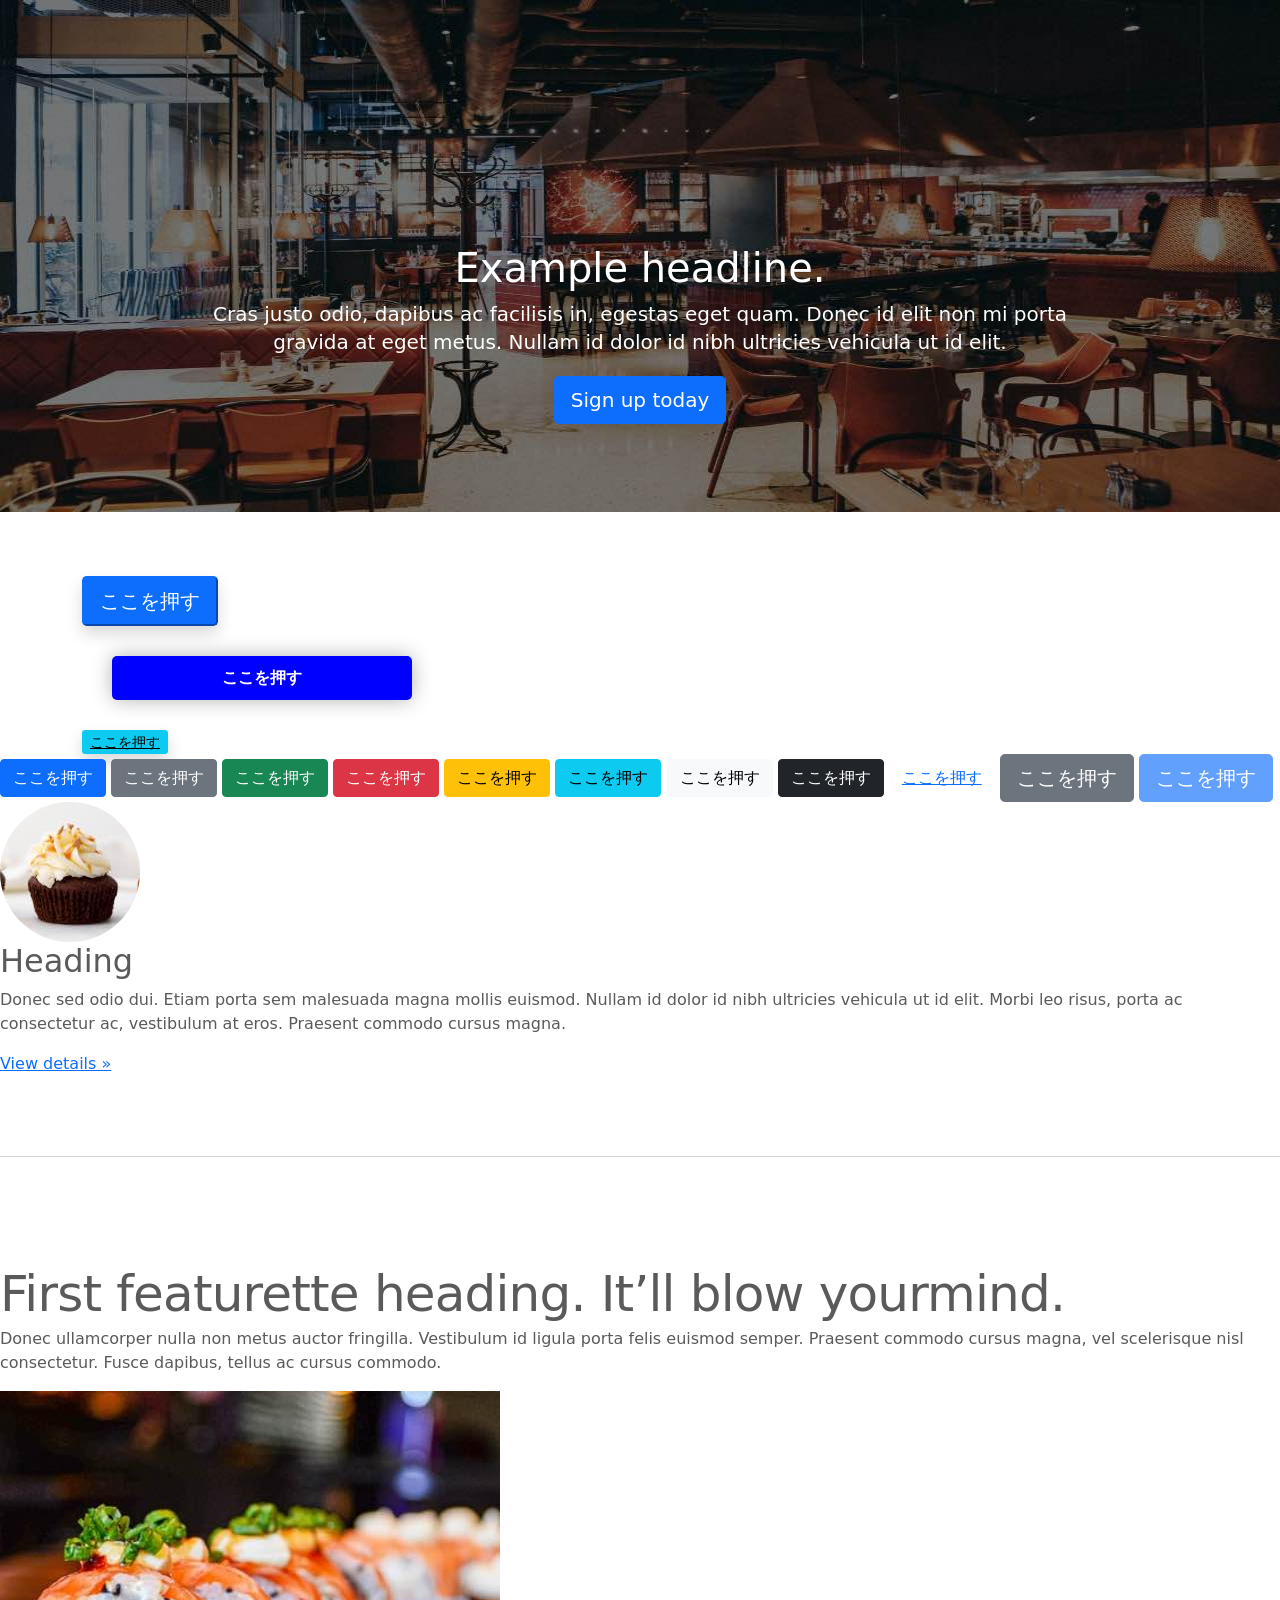
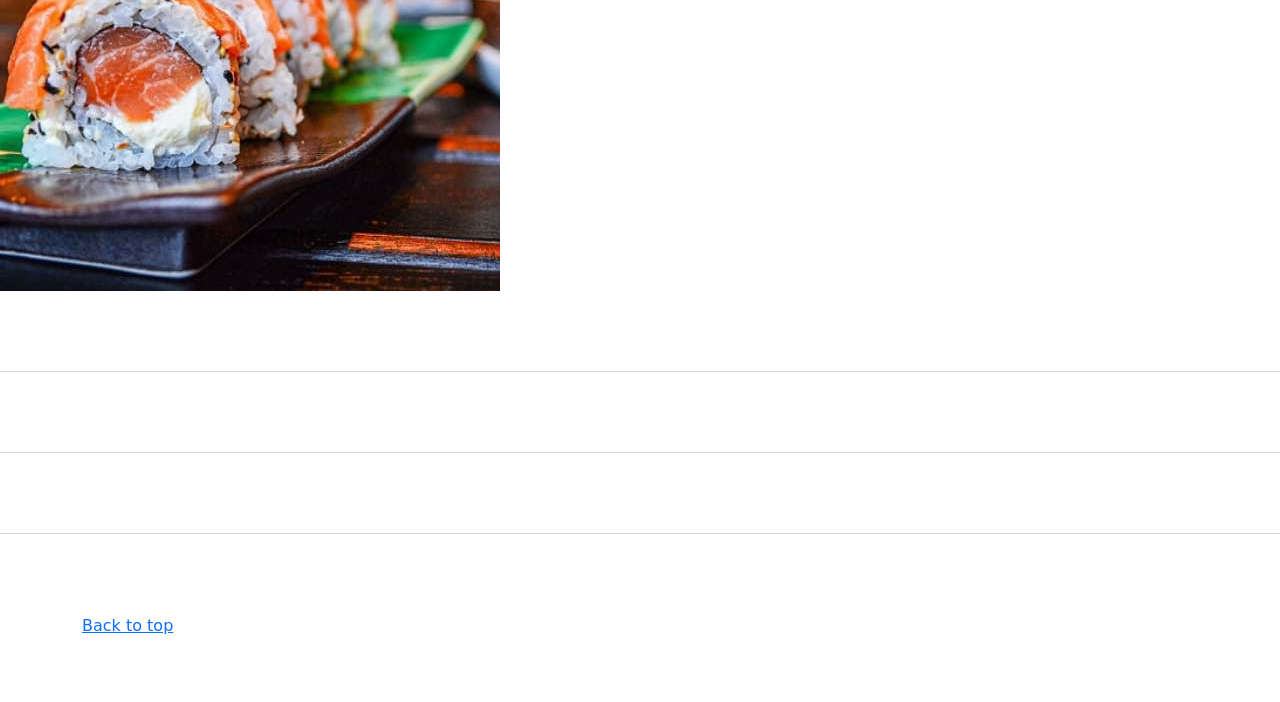
<file: kadai_004/index_for_student.html>
<!doctype html>
<html lang="en">
  <head>
    <meta charset="utf-8">
    <meta name="viewport" content="width=device-width, initial-scale=1">
    <meta name="description" content="">
    <meta name="author" content="Mark Otto, Jacob Thornton, and Bootstrap contributors">
    <meta name="generator" content="Hugo 0.79.0">
    <title>Carousel Template · Bootstrap v5.0</title>
    <link rel="canonical" href="https://getbootstrap.com/docs/5.0/examples/carousel/">
    <!-- ************************************************ bootstrap.min.cssの読み込み -->
    <link href="dist/css/bootstrap.min.css" rel="stylesheet">
    <!-- ************************************************ carousel.cssの読み込み -->
    <link href="carousel.css" rel="stylesheet">
    <!-- ************************************************ bootstrap.bundle.min.jsの読み込み -->
    <script src="dist/js/bootstrap.bundle.min.js" defer></script>
  </head>
  <body>
    <main>
      <!-- ************************************************ カールセル開始 -->
      <!-- <div id="myCarousel" class="carousel slide" data-bs-ride="carousel"> -->
      <div id="myCarousel" class="carousel slide" data-bs-ride="carousel">
        <!-- <div class="carousel-inner"> -->
        <div class="carousel-inner">
          <!-- <div class="carousel-item active"> -->
          <div class="carousel-item active">
            <img src="img/top_1.jpg" alt="サンプル画像1">
            <div class="container">
              <!-- <div class="carousel-caption"> -->
              <div class="carousel-caption">
                <h1>Example headline.</h1>
                <p>Cras justo odio, dapibus ac facilisis in, egestas eget quam. Donec id elit non mi porta gravida at eget
                  metus. Nullam id dolor id nibh ultricies vehicula ut id elit.</p>
                <!-- <p><a class="btn btn-lg btn-primary" href="#" role="button">Sign up today</a></p> -->
                <p><a class="btn btn-lg btn-primary" href="#" role="button">Sign up today</a></p>
              </div>
            </div>
          </div>
        </div>
      </div>
      <!-- ************************************************ カールセル終了 -->
      <!-- <div class="container marketing"> -->
      <div class="container">
        <style>
          .button-test{
            /*パディング（余白）上下方向１０ｐX　左右方向３０PX*/
            padding: 10px 30px;
            /*ボタンの幅　300PX*/
            width: 300px;
            /*背景色　青*/
            background: blue;
            /*フォント色　白*/
            color: white;
            /* テキスト中央揃え */
            text-align: center;
            /* フォントを太く */
            font-weight: bold;
            /* ボタンの角を丸める */
            border-radius: 5px;
            /* 上下左右方向の余白外側30px */
            margin: 30px;
            /* ボタンの影 */
            box-shadow: 0 0 20px 0 rgba(0, 0, 0, 30%);                        
          }
        </style>

        <!--ボタンテスト-->
        <button class="btn-primary btn-lg shadow">ここを押す</button>
        <div class="button-test">ここを押す</div>
        <a href="" class="btn-info btn-sm shadow">ここを押す</a>
        </div>

       <!-- ここから追加部分 -->      
        <button type="button" class="btn btn-primary">ここを押す</button>
        <button type="button" class="btn btn-secondary">ここを押す</button>
        <button type="button" class="btn btn-success">ここを押す</button>
        <button type="button" class="btn btn-danger">ここを押す</button>
        <button type="button" class="btn btn-warning">ここを押す</button>
        <button type="button" class="btn btn-info">ここを押す</button>
        <button type="button" class="btn btn-light">ここを押す</button>
        <button type="button" class="btn btn-dark">ここを押す</button>

        <button type="button" class="btn btn-link">ここを押す</button>
        <button type="button" class="btn btn-secondary btn-lg">ここを押す</button>
        <button type="button" class="btn btn-lg btn-primary" disabled>ここを押す</button>
       <!-- ここまで -->


        <!-- <div class="row"> -->
        <div class="">
          <!-- <div class="col-lg-4"> -->
          <div class="">
            <img src="img/cake.jpg" class="rounded-circle" alt="サンプル画像2">
            <h2>Heading</h2>
            <p>Donec sed odio dui. Etiam porta sem malesuada magna mollis euismod. Nullam id dolor id nibh ultricies
              vehicula ut id elit. Morbi leo risus, porta ac consectetur ac, vestibulum at eros. Praesent commodo cursus
              magna.</p>
            <!-- <p><a class="btn btn-secondary" href="#" role="button">View details &raquo;</a></p> -->
            <p><a class="" href="#" role="button">View details &raquo;</a></p>
          </div>
        </div>
        <hr class="featurette-divider">
        <!-- <div class="row"> -->
        <div class="">
          <!-- <div class="col-md-7"> -->
          <div class="">
            <!-- <h2 class="featurette-heading">First featurette heading. <span class="text-muted">It’ll blow yourmind.</span> -->
            <h2 class="featurette-heading">First featurette heading. <span class="">It’ll blow yourmind.</span></h2>
            <!-- <p class="lead">Donec ullamcorper nulla non metus auctor fringilla. Vestibulum id ligula porta felis
              euismod
              semper. Praesent commodo cursus magna, vel scelerisque nisl consectetur. Fusce dapibus, tellus ac cursus
              commodo.</p> -->
            <p class="">
              Donec ullamcorper nulla non metus auctor fringilla. Vestibulum id ligula porta felis
              euismod
              semper. Praesent commodo cursus magna, vel scelerisque nisl consectetur. Fusce dapibus, tellus ac cursus
              commodo.
            </p>
          </div>
          <!-- <div class="col-md-5"> -->
          <div class="">
            <!-- <img src="img/sushi.jpg" class="img-fluid" alt=""> -->
            <img src="img/sushi.jpg" class="" alt="サンプル画像3">
          </div>
        </div>
        <hr class="featurette-divider">
        <!-- ここにもう一つ左右を反転させたものを作ります。 -->
        <hr class="featurette-divider">
        <!-- ここにもう一つ左右を反転させたものを作ります。 -->
        <hr class="featurette-divider">
        <footer class="container">
          <!-- <p class="float-end"><a href="#">Back to top</a></p> -->
          <p class=""><a href="#">Back to top</a></p>
        </footer>
      </div>
    </main>
  </body>

</html>
</file>
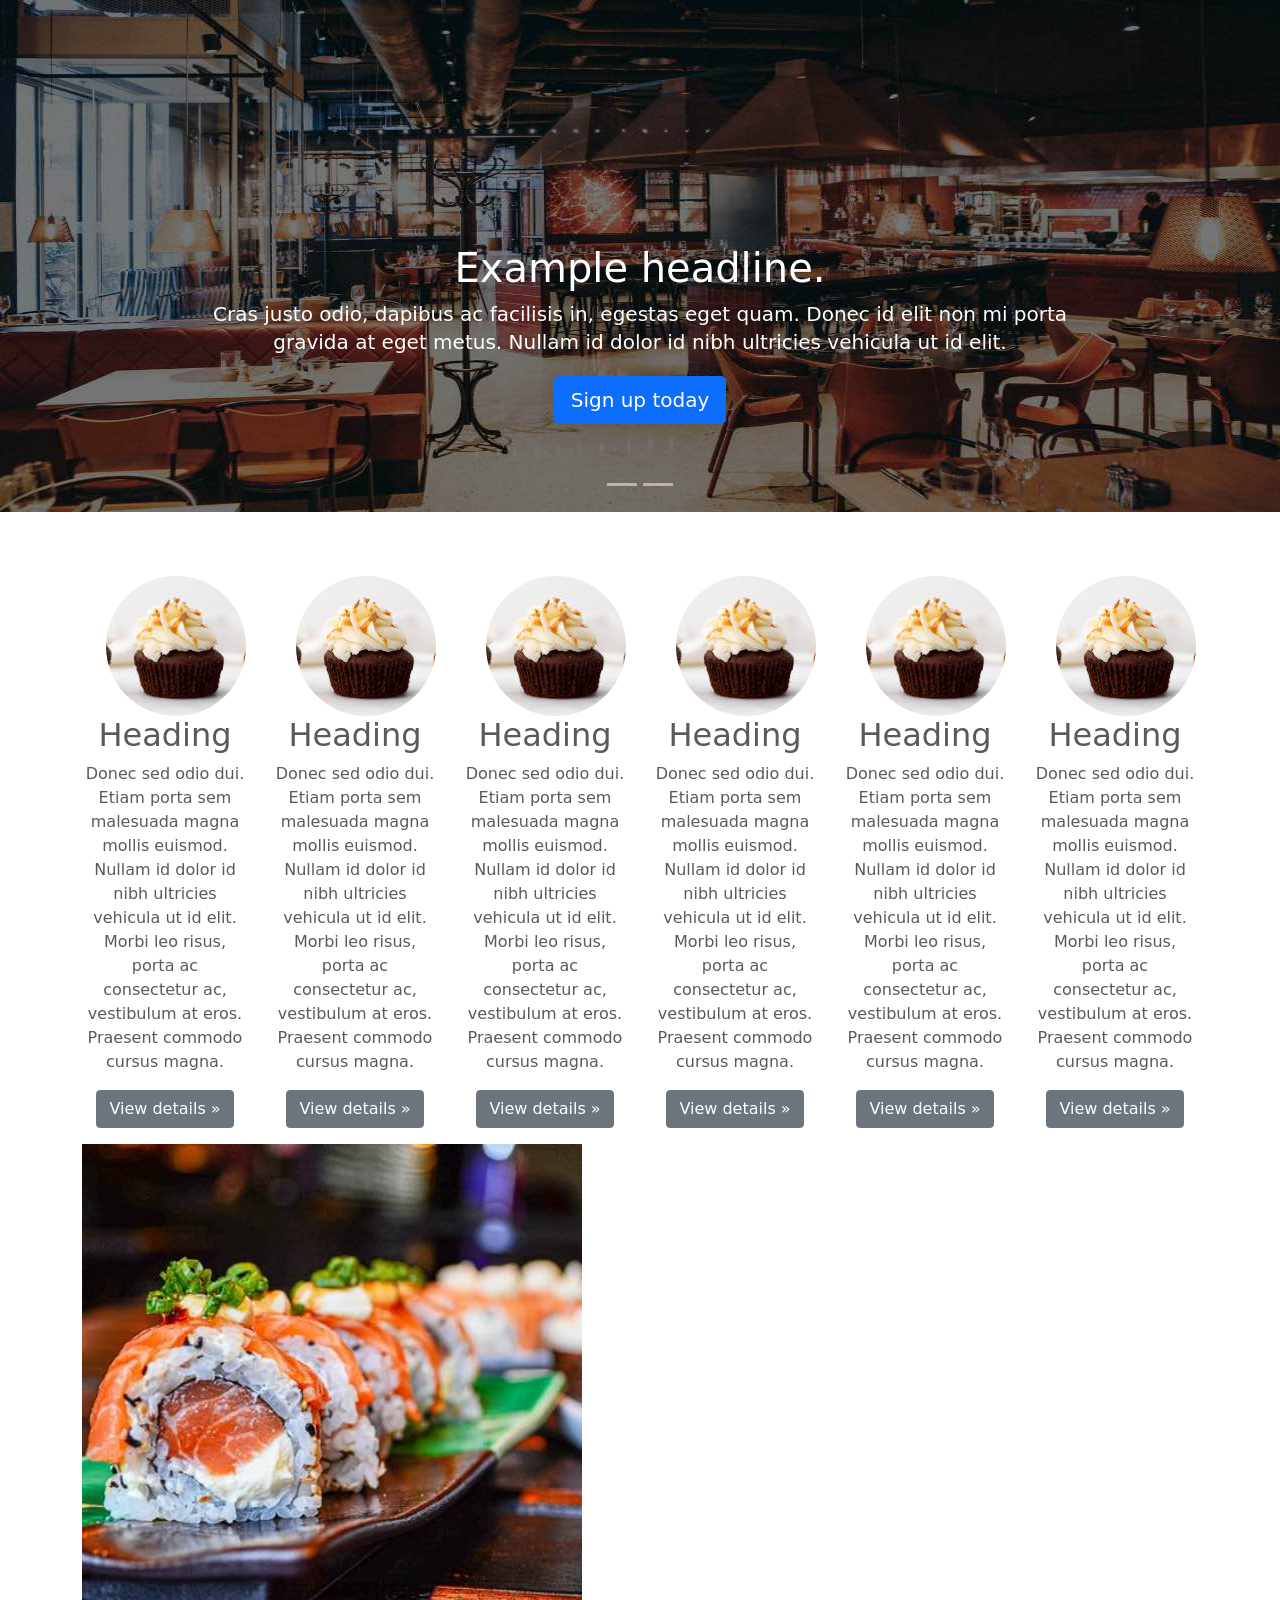
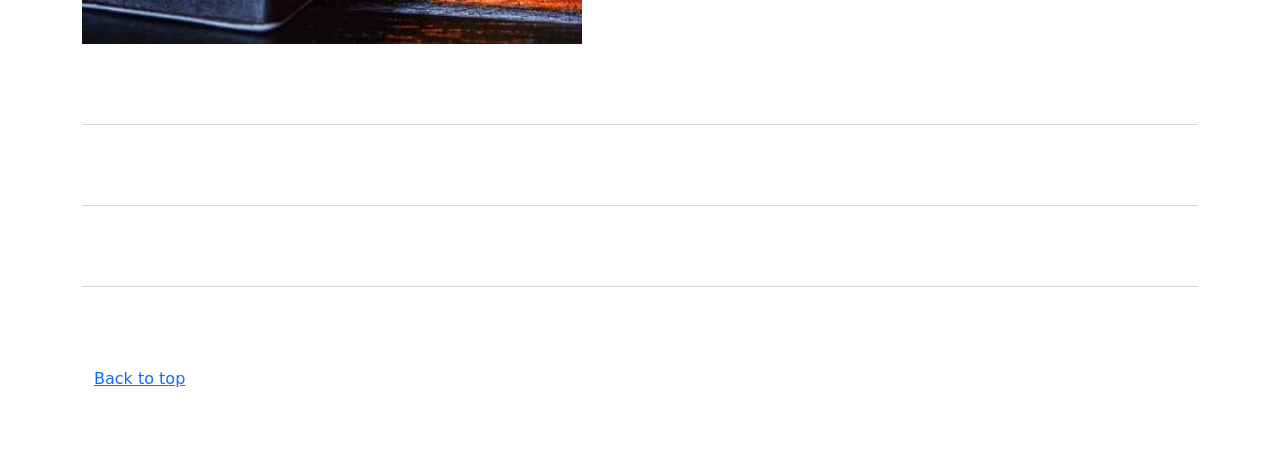
<file: kadai_005/index_for_student.html>
<!doctype html>
<html lang="en">
  <head>
    <meta charset="utf-8">
    <meta name="viewport" content="width=device-width, initial-scale=1">
    <meta name="description" content="">
    <meta name="author" content="Mark Otto, Jacob Thornton, and Bootstrap contributors">
    <meta name="generator" content="Hugo 0.79.0">
    <title>Carousel Template · Bootstrap v5.0</title>
    <link rel="canonical" href="https://getbootstrap.com/docs/5.0/examples/carousel/">
    <!-- ************************************************ bootstrap.min.cssの読み込み -->
    <link href="dist/css/bootstrap.min.css" rel="stylesheet">
    <!-- ************************************************ carousel.cssの読み込み -->
    <link href="carousel.css" rel="stylesheet">
    <!-- ************************************************ bootstrap.bundle.min.jsの読み込み -->
    <script src="dist/js/bootstrap.bundle.min.js" defer></script>
  </head>
  <body>
     <!-- カルーセル開始 -->
     <!-- carousel クラス と slide クラスを適用します -->
     <div id="myCarousel" class="carousel slide" data-bs-ride="carousel">
       <ol class="carousel-indicators">
         <li data-bs-target="#carouselExampleCaptions" data-bs-slide-to="1"></li>
         <li data-bs-target="#carouselExampleCaptions" data-bs-slide-to="2"></li>
       </ol>
       <div class="carousel-inner">
         <div class="carousel-item active">
           <img src="img/top_1.jpg" alt="サンプル画像1">
           <div class="container">
             <div class="carousel-caption">
               <h1>Example headline.</h1>
               <p>Cras justo odio, dapibus ac facilisis in, egestas eget quam. Donec id elit non mi porta gravida at eget
                 metus. Nullam id dolor id nibh ultricies vehicula ut id elit.</p>
                 <p><a class="btn btn-lg btn-primary" href="#" role="button">Sign up today</a></p>
             </div>
           </div>
         </div>
       </div>
     </div>
     <!-- ************************************************ カルーセル終了 -->


     <div class="container">
      <div class="row">
  
      <!-- ここのclassを変更する -->
       <div class="col-6 col-md-2 text-center"> 

　     <img src="img/cake.jpg" class="rounded-circle" alt="サンプル画像2">
        <h2>Heading</h2>
        <p>
         Donec sed odio dui. Etiam porta sem malesuada magna mollis
         euismod. Nullam id dolor id nibh ultricies vehicula ut id elit.
         Morbi leo risus, porta ac consectetur ac, vestibulum at eros.
         Praesent commodo cursus magna.
       </p>
       <p>
        <a class="btn btn-secondary" href="#" role="button">View details &raquo;</a>
       </p>
     </div>
       <div class="col-6 col-md-2 text-center"> 

　     <img src="img/cake.jpg" class="rounded-circle" alt="サンプル画像2">
        <h2>Heading</h2>
        <p>
         Donec sed odio dui. Etiam porta sem malesuada magna mollis
         euismod. Nullam id dolor id nibh ultricies vehicula ut id elit.
         Morbi leo risus, porta ac consectetur ac, vestibulum at eros.
         Praesent commodo cursus magna.
       </p>
       <p>
        <a class="btn btn-secondary" href="#" role="button">View details &raquo;</a>
       </p>
     </div>
       <div class="col-6 col-md-2 text-center"> 

　     <img src="img/cake.jpg" class="rounded-circle" alt="サンプル画像2">
        <h2>Heading</h2>
        <p>
         Donec sed odio dui. Etiam porta sem malesuada magna mollis
         euismod. Nullam id dolor id nibh ultricies vehicula ut id elit.
         Morbi leo risus, porta ac consectetur ac, vestibulum at eros.
         Praesent commodo cursus magna.
       </p>
       <p>
        <a class="btn btn-secondary" href="#" role="button">View details &raquo;</a>
       </p>
     </div>
       <div class="col-6 col-md-2 text-center"> 

　     <img src="img/cake.jpg" class="rounded-circle" alt="サンプル画像2">
        <h2>Heading</h2>
        <p>
         Donec sed odio dui. Etiam porta sem malesuada magna mollis
         euismod. Nullam id dolor id nibh ultricies vehicula ut id elit.
         Morbi leo risus, porta ac consectetur ac, vestibulum at eros.
         Praesent commodo cursus magna.
       </p>
       <p>
        <a class="btn btn-secondary" href="#" role="button">View details &raquo;</a>
       </p>
     </div>
       <div class="col-6 col-md-2 text-center"> 

　     <img src="img/cake.jpg" class="rounded-circle" alt="サンプル画像2">
        <h2>Heading</h2>
        <p>
         Donec sed odio dui. Etiam porta sem malesuada magna mollis
         euismod. Nullam id dolor id nibh ultricies vehicula ut id elit.
         Morbi leo risus, porta ac consectetur ac, vestibulum at eros.
         Praesent commodo cursus magna.
       </p>
       <p>
        <a class="btn btn-secondary" href="#" role="button">View details &raquo;</a>
       </p>
     </div>
       <div class="col-6 col-md-2 text-center"> 

　     <img src="img/cake.jpg" class="rounded-circle" alt="サンプル画像2">
        <h2>Heading</h2>
        <p>
         Donec sed odio dui. Etiam porta sem malesuada magna mollis
         euismod. Nullam id dolor id nibh ultricies vehicula ut id elit.
         Morbi leo risus, porta ac consectetur ac, vestibulum at eros.
         Praesent commodo cursus magna.
       </p>
       <p>
        <a class="btn btn-secondary" href="#" role="button">View details &raquo;</a>
       </p>
     </div>                    
     <!-- 残り5つも同様に変更する -->
          <div class="">
            <!-- <img src="img/sushi.jpg" class="img-fluid" alt=""> -->
            <img src="img/sushi.jpg" class="" alt="サンプル画像3">
          </div>
        </div>
        <hr class="featurette-divider">
        <!-- ここにもう一つ左右を反転させたものを作ります。 -->
        <hr class="featurette-divider">
        <!-- ここにもう一つ左右を反転させたものを作ります。 -->
        <hr class="featurette-divider">
        <footer class="container">
          <!-- <p class="float-end"><a href="#">Back to top</a></p> -->
          <p class=""><a href="#">Back to top</a></p>
        </footer>
      </div>
    </main>
  </body>

</html>
</file>
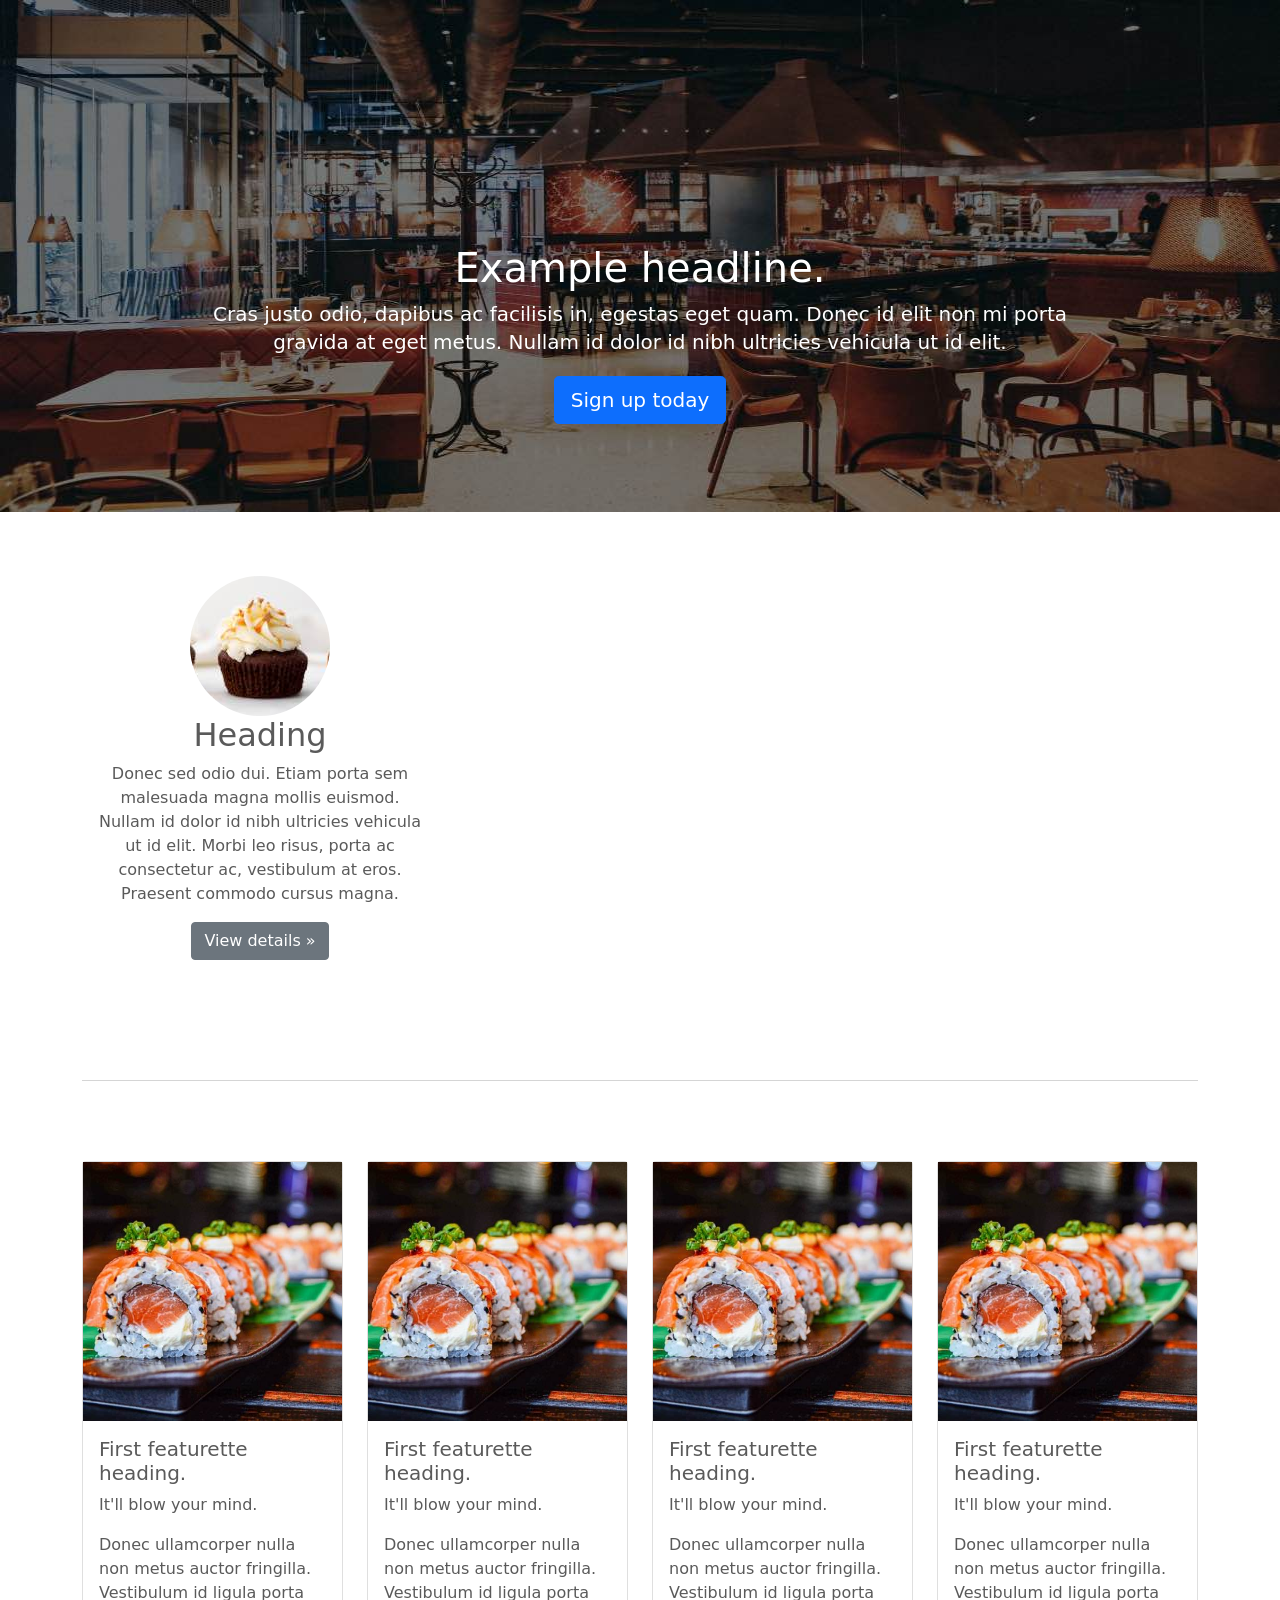
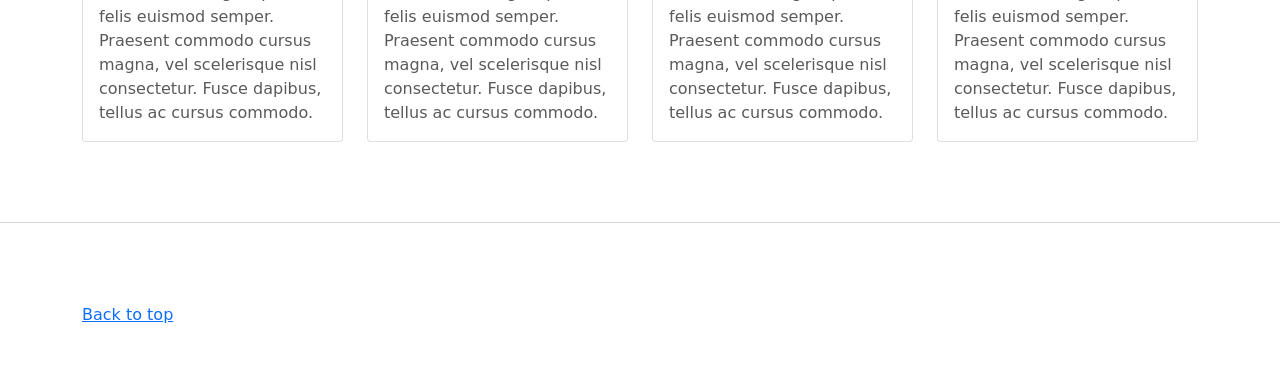
<file: kadai_006/index_for_student.html>
<!doctype html>
<html lang="en">
  <head>
    <meta charset="utf-8">
    <meta name="viewport" content="width=device-width, initial-scale=1">
    <meta name="description" content="">
    <meta name="author" content="Mark Otto, Jacob Thornton, and Bootstrap contributors">
    <meta name="generator" content="Hugo 0.79.0">
    <title>Carousel Template · Bootstrap v5.0</title>
    <link rel="canonical" href="https://getbootstrap.com/docs/5.0/examples/carousel/">
    <!-- ************************************************ bootstrap.min.cssの読み込み -->
    <link href="dist/css/bootstrap.min.css" rel="stylesheet">
    <!-- ************************************************ carousel.cssの読み込み -->
    <link href="carousel.css" rel="stylesheet">
    <!-- ************************************************ bootstrap.bundle.min.jsの読み込み -->
    <script src="dist/js/bootstrap.bundle.min.js" defer></script>
  </head>
  <body>
    <main>
      <!-- ************************************************ カールセル開始 -->
      <!-- <div id="myCarousel" class="carousel slide" data-bs-ride="carousel"> -->
      <div id="myCarousel" class="carousel slide" data-bs-ride="carousel">
        <!-- <div class="carousel-inner"> -->
        <div class="carousel-inner">
          <!-- <div class="carousel-item active"> -->
          <div class="carousel-item active">
            <img src="img/top_1.jpg" alt="サンプル画像1">
            <div class="container">
              <!-- <div class="carousel-caption"> -->
              <div class="carousel-caption">
                <h1>Example headline.</h1>
                <p>Cras justo odio, dapibus ac facilisis in, egestas eget quam. Donec id elit non mi porta gravida at eget
                  metus. Nullam id dolor id nibh ultricies vehicula ut id elit.</p>
                <!-- <p><a class="btn btn-lg btn-primary" href="#" role="button">Sign up today</a></p> -->
                <p><a class="btn btn-lg btn-primary" href="#" role="button">Sign up today</a></p>
              </div>
            </div>
          </div>
        </div>
      </div>
      <!-- ************************************************ カールセル終了 -->
      <!-- <div class="container marketing"> -->
     <div class="container marketing">
       <div class="row">
         <div class="col-lg-4">
           <img src="img/cake.jpg" class="rounded-circle" alt="サンプル画像2">
           <h2>Heading</h2>
           <p>Donec sed odio dui. Etiam porta sem malesuada magna mollis euismod. Nullam id dolor id nibh ultricies
             vehicula ut id elit. Morbi leo risus, porta ac consectetur ac, vestibulum at eros. Praesent commodo cursus
             magna.</p>
           <p><a class="btn btn-secondary" href="#" role="button">View details &raquo;</a></p>
         </div>
       </div>


  <!-- お寿司部分開始 -->

<!-- ここからコードを変更しカードデザインに変更してください -->
 
       <hr class="featurette-divider">
       <div class="row row-cols-1 row-cols-md-4 g-4">
        <div class="col">
          <div class="card">
            <img src="img/sushi.jpg" class="img-fluid" alt="サンプル画像3">
            <div class="card-body">
              <h5 class="card-title">First featurette heading.</h5>
              <p class="card-text">It'll blow your mind.</p>
              <p class="card-text">Donec ullamcorper nulla non metus auctor fringilla. Vestibulum id ligula porta felis
                euismod
                semper. Praesent commodo cursus magna, vel scelerisque nisl consectetur. Fusce dapibus, tellus ac cursus
                commodo.</p>
            </div>          
          </div>  
        </div>
        <div class="col">
          <div class="card">
            <img src="img/sushi.jpg" class="img-fluid" alt="サンプル画像3">
            <div class="card-body">
              <h5 class="card-title">First featurette heading.</h5>
              <p class="card-text">It'll blow your mind.</p>
              <p class="card-text">Donec ullamcorper nulla non metus auctor fringilla. Vestibulum id ligula porta felis
                euismod
                semper. Praesent commodo cursus magna, vel scelerisque nisl consectetur. Fusce dapibus, tellus ac cursus
                commodo.</p>
            </div>          
          </div>  
        </div>
                <div class="col">
          <div class="card">
            <img src="img/sushi.jpg" class="img-fluid" alt="サンプル画像3">
            <div class="card-body">
              <h5 class="card-title">First featurette heading.</h5>
              <p class="card-text">It'll blow your mind.</p>
              <p class="card-text">Donec ullamcorper nulla non metus auctor fringilla. Vestibulum id ligula porta felis
                euismod
                semper. Praesent commodo cursus magna, vel scelerisque nisl consectetur. Fusce dapibus, tellus ac cursus
                commodo.</p>
            </div>          
          </div>  
        </div>
        <div class="col">
          <div class="card">
            <img src="img/sushi.jpg" class="img-fluid" alt="サンプル画像3">
            <div class="card-body">
              <h5 class="card-title">First featurette heading.</h5>
              <p class="card-text">It'll blow your mind.</p>
              <p class="card-text">Donec ullamcorper nulla non metus auctor fringilla. Vestibulum id ligula porta felis
                euismod
                semper. Praesent commodo cursus magna, vel scelerisque nisl consectetur. Fusce dapibus, tellus ac cursus
                commodo.</p>
            </div>          
          </div>  
        </div>
      </div>
         <!-- 右側5/12の部分 -->
         <div class="col-md-5">

         </div>
       </div>
      <!-- お寿司部分終了 -->


     <hr class="featurette-divider">
       <footer class="container">
         <!-- <p class="float-end"><a href="#">Back to top</a></p> -->
         <p class=""><a href="#">Back to top</a></p>
       </footer>
     </div>
    </main>
  </body>

</html>
</file>
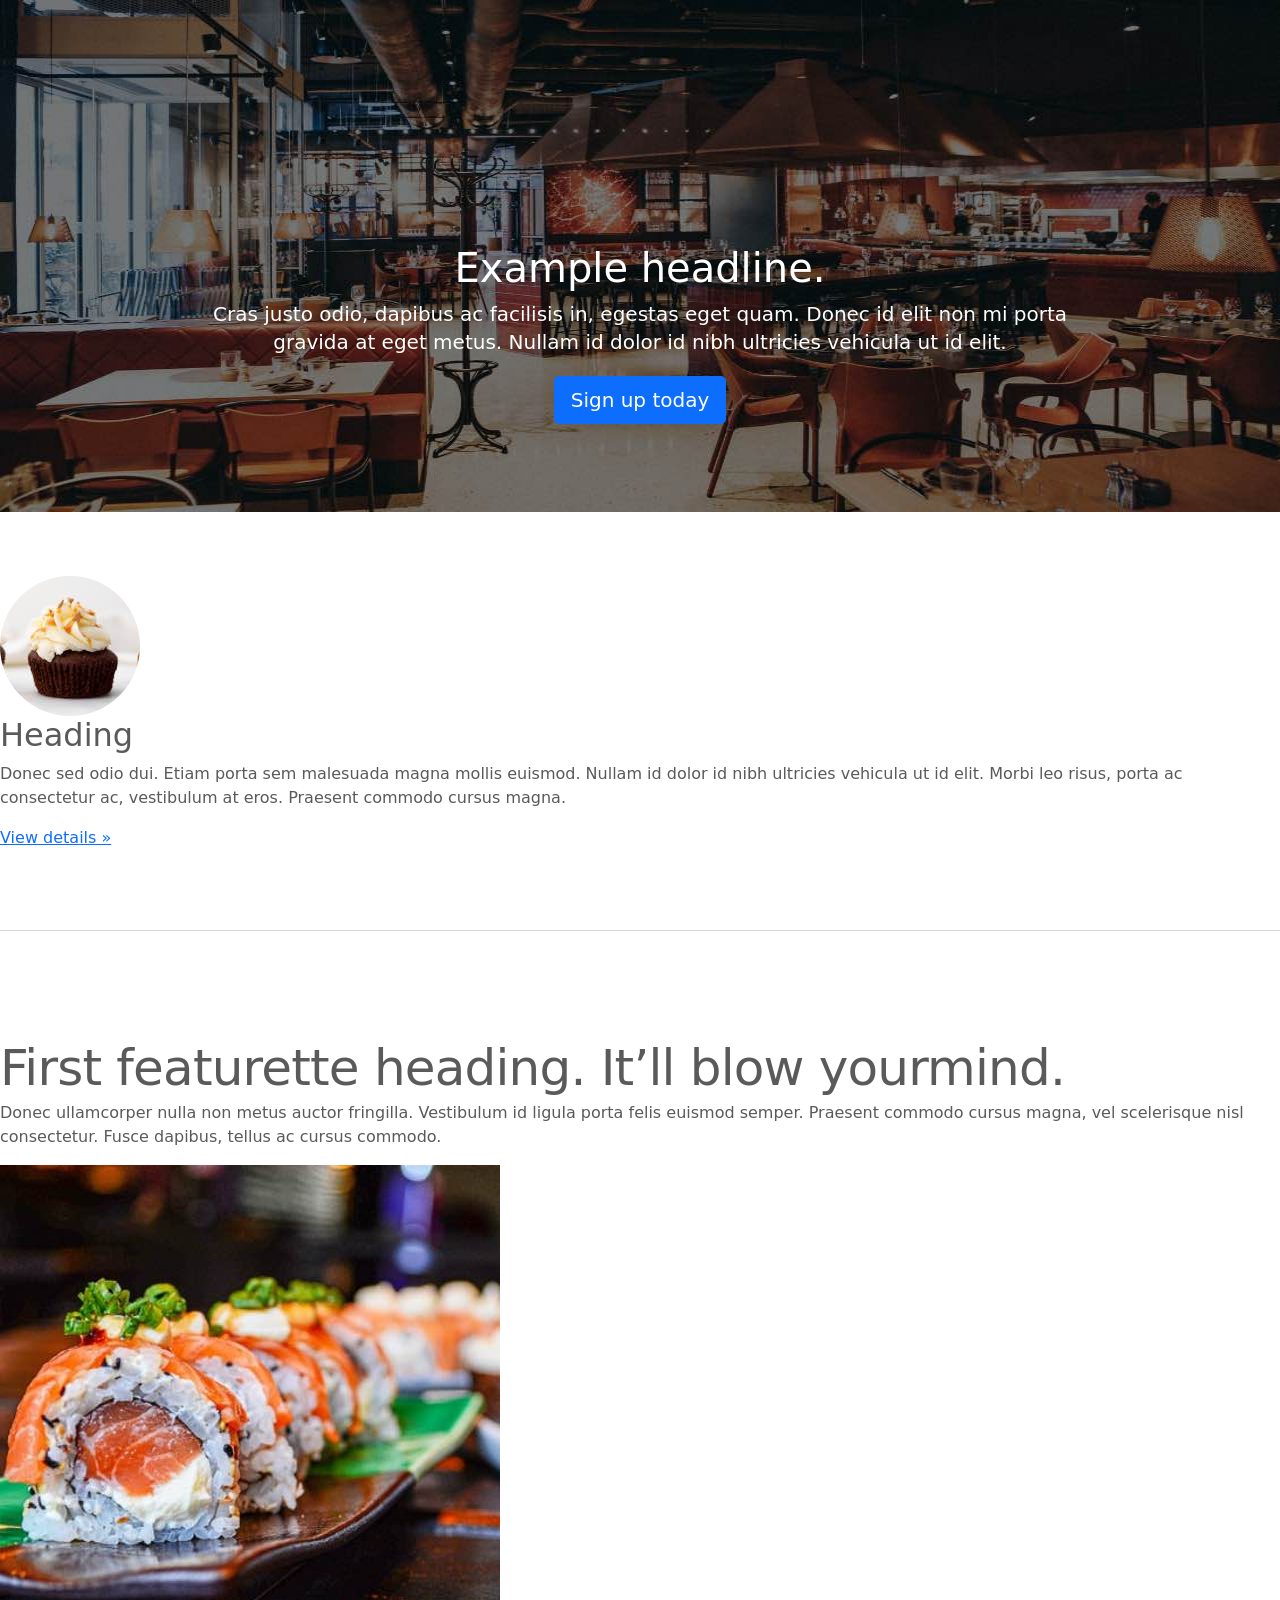
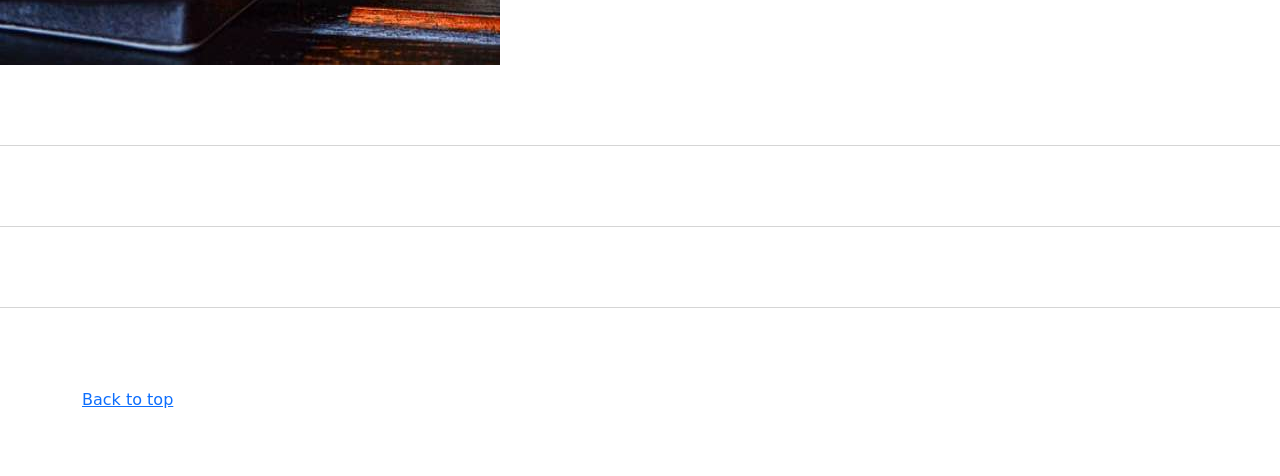
<file: kadai_003/kadai_003/index_for_student.html>
<!doctype html>
<html lang="en">
  <head>
    <meta charset="utf-8">
    <meta name="viewport" content="width=device-width, initial-scale=1">
    <meta name="description" content="">
    <meta name="author" content="Mark Otto, Jacob Thornton, and Bootstrap contributors">
    <meta name="generator" content="Hugo 0.79.0">
    <title>Carousel Template · Bootstrap v5.0</title>
    <link rel="canonical" href="https://getbootstrap.com/docs/5.0/examples/carousel/">
    <!-- ************************************************ bootstrap.min.cssの読み込み -->
    <link href="dist/css/bootstrap.min.css" rel="stylesheet">
    <!-- ************************************************ carousel.cssの読み込み -->
    <link href="carousel.css" rel="stylesheet">
    <!-- ************************************************ bootstrap.bundle.min.jsの読み込み -->
    <script src="dist/js/bootstrap.bundle.min.js" defer></script>
  </head>
  <body>
    <main>
      <!-- ************************************************ カールセル開始 -->
      <!-- <div id="myCarousel" class="carousel slide" data-bs-ride="carousel"> -->
      <div id="carouselExampleSlidesOnly" class="carousel slide" data-bs-ride="carousel">
        <!-- <div class="carousel-inner"> -->
        <div class="carousel-inner">
          <!-- <div class="carousel-item active"> -->
          <div class="carousel-item active">
            <img src="img/top_1.jpg" alt="サンプル画像1">
            <div class="container">
              <!-- <div class="carousel-caption"> -->
              <div class="carousel-caption">
                <h1>Example headline.</h1>
                <p>Cras justo odio, dapibus ac facilisis in, egestas eget quam. Donec id elit non mi porta gravida at eget
                  metus. Nullam id dolor id nibh ultricies vehicula ut id elit.</p>
                <!-- <p><a class="btn btn-lg btn-primary" href="#" role="button">Sign up today</a></p> -->
                <p><a class="btn btn-lg btn-primary" href="#" role="button">Sign up today</a></p>
              </div>
            </div>
           </div>            
          <!-- ここから追加部分-->
          <div class="carousel-item">
            <img src="img/top_2.jpg" alt="サンプル画像2">
            <div class="container">
              <!-- <div class="carousel-caption"> -->
              <div class="carousel-caption">
                <h1>Example headline.</h1>
                <p>Cras justo odio, dapibus ac facilisis in, egestas eget quam. Donec id elit non mi porta gravida at eget
                  metus. Nullam id dolor id nibh ultricies vehicula ut id elit.</p>
                <!-- <p><a class="btn btn-lg btn-primary" href="#" role="button">Sign up today</a></p> -->
                <p><a class="btn btn-lg btn-primary" href="#" role="button">Sign up today</a></p>
              </div>
            </div>
          </div>            
          <div class="carousel-item">
            <img src="img/top_3.jpg" alt="サンプル画像3">
            <div class="container">
              <!-- <div class="carousel-caption"> -->
              <div class="carousel-caption">
                <h1>Example headline.</h1>
                <p>Cras justo odio, dapibus ac facilisis in, egestas eget quam. Donec id elit non mi porta gravida at eget
                  metus. Nullam id dolor id nibh ultricies vehicula ut id elit.</p>
                <!-- <p><a class="btn btn-lg btn-primary" href="#" role="button">Sign up today</a></p> -->
                <p><a class="btn btn-lg btn-primary" href="#" role="button">Sign up today</a></p>
              </div>
            </div>
          </div>
        <!--　ここまで　-->
        </div>
      </div>        

      <!-- ************************************************ カールセル終了 -->
      <!-- <div class="container marketing"> -->
      <div class="">
        <!-- <div class="row"> -->
        <div class="">
          <!-- <div class="col-lg-4"> -->
          <div class="">
            <img src="img/cake.jpg" class="rounded-circle" alt="サンプル画像2">
            <h2>Heading</h2>
            <p>Donec sed odio dui. Etiam porta sem malesuada magna mollis euismod. Nullam id dolor id nibh ultricies
              vehicula ut id elit. Morbi leo risus, porta ac consectetur ac, vestibulum at eros. Praesent commodo cursus
              magna.</p>
            <!-- <p><a class="btn btn-secondary" href="#" role="button">View details &raquo;</a></p> -->
            <p><a class="" href="#" role="button">View details &raquo;</a></p>
          </div>
        </div>
        <hr class="featurette-divider">
        <!-- <div class="row"> -->
        <div class="">
          <!-- <div class="col-md-7"> -->
          <div class="">
            <!-- <h2 class="featurette-heading">First featurette heading. <span class="text-muted">It’ll blow yourmind.</span> -->
            <h2 class="featurette-heading">First featurette heading. <span class="">It’ll blow yourmind.</span></h2>
            <!-- <p class="lead">Donec ullamcorper nulla non metus auctor fringilla. Vestibulum id ligula porta felis
              euismod
              semper. Praesent commodo cursus magna, vel scelerisque nisl consectetur. Fusce dapibus, tellus ac cursus
              commodo.</p> -->
            <p class="">
              Donec ullamcorper nulla non metus auctor fringilla. Vestibulum id ligula porta felis
              euismod
              semper. Praesent commodo cursus magna, vel scelerisque nisl consectetur. Fusce dapibus, tellus ac cursus
              commodo.
            </p>
          </div>
          <!-- <div class="col-md-5"> -->
          <div class="">
            <!-- <img src="img/sushi.jpg" class="img-fluid" alt=""> -->
            <img src="img/sushi.jpg" class="" alt="サンプル画像3">
          </div>
        </div>
        <hr class="featurette-divider">
        <!-- ここにもう一つ左右を反転させたものを作ります。 -->
        <hr class="featurette-divider">
        <!-- ここにもう一つ左右を反転させたものを作ります。 -->
        <hr class="featurette-divider">
        <footer class="container">
          <!-- <p class="float-end"><a href="#">Back to top</a></p> -->
          <p class=""><a href="#">Back to top</a></p>
        </footer>
      </div>
    </main>
  </body>

</html>
</file>
<file: kadai_015/stylesheet/style.css>
/* ----------------------------------------------- 共通 */
html,
body {
  overflow-x: hidden;
}

body {
  color: #000000;
  font-family: 'Noto Sans JP', sans-serif;
  padding-bottom: 0;

}

p {
  line-height: 2.0em;
  font-weight: 100;
  font-style: normal;
  font-size: 14px;

}

 .section_title {
   /* フォントサイズ36px */
   font-size: 36px;
 
   /* フォントの太さ600 標準は400です */
   font-weight: 600;
 }

  /* section_titleに擬似要素を追加 */
 .section_title::after {
 
   /* 疑似要素はデフォルトでインライン要素のためブロック要素に変更 */
   display: block;
 
   /* サブタイトル文字の大きさや余白を設定 */
   font-size: 14px;
   font-weight: 400;
   padding: 16px 0 16px;
 
   /* 下線の幅を100pに設定 */
   width: 100px;
 
   /* 下線を直線・1px・黒色に設定 */
   border-bottom: solid 1px #000000;
 }

/* ----------------------------------------------- ナビゲーションメニュー */
.navbar_brand_logo {
  width: 32px;
  height: 32px;
  display: inline-block;
  margin-right: 15px;
}

.my_navbar_brand,
.my_nav_link {
  font-size: 16px;
  font-family: 'Lora', serif;
  color: #000000 !important;
}

.navbar-toggler {
  padding: 0 !important;
  border: none;
}

#hamburger_btn_check:checked~.hamburger_btn .btn_close {
  display: block;
}

#hamburger_btn_check:checked~.hamburger_btn .btn_open {
  display: none;
}

.btn_close {
  display: none;
}

#hamburger_btn_check {
  display: none;
}


/* ----------------------------------------------- ナビゲーションバー */





/* ----------------------------------------------- カールセル */
.my_carousel_caption {
  
  /* フォントサイズ52px */
  font-size: 52px;

  /* 上下に余白追加 */
  padding-top: 1.25rem;
  padding-bottom: 1.25rem;

  /* フォント色は白色 */
  color: #fff;

  /* テキスト中央揃え */
  text-align: center;
  font-family: 'Lora', serif;
  line-height: 1.5em;
}

/* 疑似要素でアイコンを配置。前に配置しています */
.my_carousel_caption::before {
  content: url(../img/logoSymbol_White.png);
  display: block;
}
/* スマートフォン画面幅（画面幅が最大375pxまで）の場合、以下のスタイルを適用。 */
@media screen and (max-width:375px) {
  .my_carousel_caption {

    /* フォントサイズを27pxにする */
    font-size: 27px;
  }
}
/* carousel-itemの高さを32remに指定 */
.carousel-item {
  height: 32rem;
}

/*carousel-item直下の子要素imgタグに設定 */
.carousel-item>img {

  /* 絶対位置を指定 */
  position: absolute;
  top: 0;
  left: 0;
  min-width: 100%;

  /* 高さはcarousel-itemに揃える */
  height: 32rem;
}
/* ----------------------------------------------- カルーセル */



/* ----------------------------------------------- アバウト */

 /* aboutクラスのあとに"私たちについて"の文字を追加  */
 .about::after {
   content: "私たちについて";
 }

 .about_us_bg {
   background-color: #FFE6A5;
 }


/* ----------------------------------------------- ギャラリー */
.gallery::after {
  content: "ギャラリー";
  margin: 0 auto 0;
}




/* ----------------------------------------------- メニュー */

.menu::after {
  content: "メニュー";
  margin: 0 auto 0;
}

.menu_title {
  font-size: 18px;
  font-weight: 600;
  font-style: normal;
}

.menu_price {
  font-size: 20px;
  font-weight: 400;
  font-family: 'Lora', serif;
}

/* ----------------------------------------------- レビュー */

/* 背景画像を設定 */
.review_wrapper {
  background-image: url(../img/background-reviews.jpg);
  background-repeat: no-repeat;
  background-size: cover;
}

/* サブタイトルを擬似要素で表示 */
.review::after {
  content: "お客様の声";
  margin: 0 auto 0;
  border-bottom: solid 1px #FFFFFF;
}

/* 白い背景色の高さを固定 */
.h_420 {
  height: 420px;
  position: relative;
}

/* レビューの画像を修正 */
.reviewer_img {
  /* サイズを48px  */
  width: 48px;
  height: 48px;

  /* 円形にします */
  border-radius: 50%;
  margin-right: 16px;
}

/* 星のアイコン画像です */
.star_img {
  /* サイズを25pxにします */
  width: 25px;
  height: 25px;
}

/* 詳細ボタンを下部に固定 */
.fix_bottom {
/* positionプロパティで絶対配置 */
  position: absolute;
/* ボタンのサイズ変更 */
  width: 80px;
  height: 44px;
/* 左から24px、下から24pxの位置に配置 */
  left: 24px;
  bottom: 24px;
}

/* ----------------------------------------------- アクセス */
.access::after {
  content: "アクセス";
  margin: 0 auto 0;
}




/* ----------------------------------------------- フッター */
#footer {
  background-color: #FAFAFA;
}

/* position:　absoluteで下からの距離で固定 */
.copy_right {
  font-size: 14px;

  /* 先祖要素のdivタグの左下の角を基準に絶対配置します */
  position: absolute;

  /* 下から1rem 左から12px */
  bottom: 1rem;
  left: 12px;
  display: flex;
}

/* copy_rightのクラスを適用したdivタグの子要素のpタグに適用される */
.copy_right>p {
  margin-right: 5rem;
  margin-bottom: 0;
}

/* copy_rightのクラスを適用したdivタグの子要素で、sns_imgクラスを適用しているimgタグに適用される */
.copy_right>img.sns_img {

  /* SNSアイコンのサイズ24px */
  height: 24px;
  width: 24px;

  /* 右方向へ余白10px */
  margin-right: 10px;
  margin-top: 0;
}

/* restaurant_info直下の子要素pタグ全てに適用される */
.restaurant_info p {
  font-weight: 400;
  line-height: 1.5;
  font-size: 16px;
}

/* restaurant_info直下の子要素imgタグ全てに適用される */
.restaurant_info img {
  width: 20px;
  height: 20px;
  margin-right: 10px;
  line-height: 1.5;
  margin-top: auto;
}

/* サイトアイコンを64pxに設定 */
.footer_brand_logo {
  width: 64px;
  height: 64px;
  display: inline-block;
  /* 右側余白15px */
  margin-right: 15px;
}

/* サイトタイトルのフォントをserif体（明朝体）に設定 */
.footer_text {
  font-size: 24px;
  font-family: 'Lora', serif;
}

/* スマートフォン画面幅（最大991pxまで）でスタイルを適用 */
@media screen and (max-width: 991px) {
  .footer_text,
  .copy_right {
    margin-top: 2rem;
    text-align: center;
    position: relative;
  }

  .copy_right>p,img {
    margin-right: 1rem;
    font-size: 14px;
    margin: 0;
    line-height: 35px;
  }
}

/* ----------------------------------------------- CHEF */

 /* CHEFクラスのあとに"シェフ"の文字を追加  */
 .chef::after {
   content: "シェフ";
 }

 .chef_bg {
   background-color: #fdf5e6;
 }

 .chef_img {
   width: 100%;
   height: auto;
   max-width: 100%;
   display: block;
 }
</file>
<file: kadai_003/carousel.css>
/* ----------------------------------------------- 全体の文字色修正と下部の余白の調整 */
body {
  /* padding-top: 3rem; */
  padding-bottom: 3rem;
  color: #5a5a5a;
}

/* ----------------------------------------------- カルーセルのカスタマイズ */
.carousel {
  margin-bottom: 4rem;
}

.carousel-caption {
  bottom: 3rem;
  z-index: 10;
}

.carousel-item {
  height: 32rem;
}

.carousel-item > img {
  position: absolute;
  top: 0;
  left: 0;
  min-width: 100%;
  height: 32rem;
}

/* ----------------------------------------------- マーケティングコンテンツ */
.marketing .col-lg-4 {
  margin-bottom: 1.5rem;
  text-align: center;
}

.marketing h2 {
  font-weight: 400;
}

/* rtl:begin:ignore */
.marketing .col-lg-4 p {
  margin-right: .75rem;
  margin-left: .75rem;
}

/* rtl:end:ignore */

/* ----------------------------------------------- フィーチャーレット */
.featurette-divider {
  margin: 5rem 0;
  /* Space out the Bootstrap <hr> more */
}

.featurette-heading {
  font-weight: 300;
  line-height: 1;
  /* rtl:remove */
  letter-spacing: -.05rem;
}

/* ----------------------------------------------- レスポンシブデザイン */
@media (min-width: 40em) {
  .carousel-caption p {
    margin-bottom: 1.25rem;
    font-size: 1.25rem;
    line-height: 1.4;
  }

  .featurette-heading {
    font-size: 50px;
  }
}

@media (min-width: 62em) {
  .featurette-heading {
    margin-top: 7rem;
  }
}
</file>
<file: kadai_004/carousel.css>
/* ----------------------------------------------- 全体の文字色修正と下部の余白の調整 */
body {
  /* padding-top: 3rem; */
  padding-bottom: 3rem;
  color: #5a5a5a;
}

/* ----------------------------------------------- カルーセルのカスタマイズ */
.carousel {
  margin-bottom: 4rem;
}

.carousel-caption {
  bottom: 3rem;
  z-index: 10;
}

.carousel-item {
  height: 32rem;
}

.carousel-item > img {
  position: absolute;
  top: 0;
  left: 0;
  min-width: 100%;
  height: 32rem;
}

/* ----------------------------------------------- マーケティングコンテンツ */
.marketing .col-lg-4 {
  margin-bottom: 1.5rem;
  text-align: center;
}

.marketing h2 {
  font-weight: 400;
}

/* rtl:begin:ignore */
.marketing .col-lg-4 p {
  margin-right: .75rem;
  margin-left: .75rem;
}

/* rtl:end:ignore */

/* ----------------------------------------------- フィーチャーレット */
.featurette-divider {
  margin: 5rem 0;
  /* Space out the Bootstrap <hr> more */
}

.featurette-heading {
  font-weight: 300;
  line-height: 1;
  /* rtl:remove */
  letter-spacing: -.05rem;
}

/* ----------------------------------------------- レスポンシブデザイン */
@media (min-width: 40em) {
  .carousel-caption p {
    margin-bottom: 1.25rem;
    font-size: 1.25rem;
    line-height: 1.4;
  }

  .featurette-heading {
    font-size: 50px;
  }
}

@media (min-width: 62em) {
  .featurette-heading {
    margin-top: 7rem;
  }
}
</file>
<file: kadai_005/carousel.css>
/* ----------------------------------------------- 全体の文字色修正と下部の余白の調整 */
body {
  /* padding-top: 3rem; */
  padding-bottom: 3rem;
  color: #5a5a5a;
}

/* ----------------------------------------------- カルーセルのカスタマイズ */
.carousel {
  margin-bottom: 4rem;
}

.carousel-caption {
  bottom: 3rem;
  z-index: 10;
}

.carousel-item {
  height: 32rem;
}

.carousel-item > img {
  position: absolute;
  top: 0;
  left: 0;
  min-width: 100%;
  height: 32rem;
}

/* ----------------------------------------------- マーケティングコンテンツ */
.marketing .col-lg-4 {
  margin-bottom: 1.5rem;
  text-align: center;
}

.marketing h2 {
  font-weight: 400;
}

/* rtl:begin:ignore */
.marketing .col-lg-4 p {
  margin-right: .75rem;
  margin-left: .75rem;
}

/* rtl:end:ignore */

/* ----------------------------------------------- フィーチャーレット */
.featurette-divider {
  margin: 5rem 0;
  /* Space out the Bootstrap <hr> more */
}

.featurette-heading {
  font-weight: 300;
  line-height: 1;
  /* rtl:remove */
  letter-spacing: -.05rem;
}

/* ----------------------------------------------- レスポンシブデザイン */
@media (min-width: 40em) {
  .carousel-caption p {
    margin-bottom: 1.25rem;
    font-size: 1.25rem;
    line-height: 1.4;
  }

  .featurette-heading {
    font-size: 50px;
  }
}

@media (min-width: 62em) {
  .featurette-heading {
    margin-top: 7rem;
  }
}
</file>
<file: kadai_006/carousel.css>
/* ----------------------------------------------- 全体の文字色修正と下部の余白の調整 */
body {
  /* padding-top: 3rem; */
  padding-bottom: 3rem;
  color: #5a5a5a;
}

/* ----------------------------------------------- カルーセルのカスタマイズ */
.carousel {
  margin-bottom: 4rem;
}

.carousel-caption {
  bottom: 3rem;
  z-index: 10;
}

.carousel-item {
  height: 32rem;
}

.carousel-item > img {
  position: absolute;
  top: 0;
  left: 0;
  min-width: 100%;
  height: 32rem;
}

/* ----------------------------------------------- マーケティングコンテンツ */
.marketing .col-lg-4 {
  margin-bottom: 1.5rem;
  text-align: center;
}

.marketing h2 {
  font-weight: 400;
}

/* rtl:begin:ignore */
.marketing .col-lg-4 p {
  margin-right: .75rem;
  margin-left: .75rem;
}

/* rtl:end:ignore */

/* ----------------------------------------------- フィーチャーレット */
.featurette-divider {
  margin: 5rem 0;
  /* Space out the Bootstrap <hr> more */
}

.featurette-heading {
  font-weight: 300;
  line-height: 1;
  /* rtl:remove */
  letter-spacing: -.05rem;
}

/* ----------------------------------------------- レスポンシブデザイン */
@media (min-width: 40em) {
  .carousel-caption p {
    margin-bottom: 1.25rem;
    font-size: 1.25rem;
    line-height: 1.4;
  }

  .featurette-heading {
    font-size: 50px;
  }
}

@media (min-width: 62em) {
  .featurette-heading {
    margin-top: 7rem;
  }
}
</file>
<file: kadai_003/kadai_003/carousel.css>
/* ----------------------------------------------- 全体の文字色修正と下部の余白の調整 */
body {
  /* padding-top: 3rem; */
  padding-bottom: 3rem;
  color: #5a5a5a;
}

/* ----------------------------------------------- カルーセルのカスタマイズ */
.carousel {
  margin-bottom: 4rem;
}

.carousel-caption {
  bottom: 3rem;
  z-index: 10;
}

.carousel-item {
  height: 32rem;
}

.carousel-item > img {
  position: absolute;
  top: 0;
  left: 0;
  min-width: 100%;
  height: 32rem;
}

/* ----------------------------------------------- マーケティングコンテンツ */
.marketing .col-lg-4 {
  margin-bottom: 1.5rem;
  text-align: center;
}

.marketing h2 {
  font-weight: 400;
}

/* rtl:begin:ignore */
.marketing .col-lg-4 p {
  margin-right: .75rem;
  margin-left: .75rem;
}

/* rtl:end:ignore */

/* ----------------------------------------------- フィーチャーレット */
.featurette-divider {
  margin: 5rem 0;
  /* Space out the Bootstrap <hr> more */
}

.featurette-heading {
  font-weight: 300;
  line-height: 1;
  /* rtl:remove */
  letter-spacing: -.05rem;
}

/* ----------------------------------------------- レスポンシブデザイン */
@media (min-width: 40em) {
  .carousel-caption p {
    margin-bottom: 1.25rem;
    font-size: 1.25rem;
    line-height: 1.4;
  }

  .featurette-heading {
    font-size: 50px;
  }
}

@media (min-width: 62em) {
  .featurette-heading {
    margin-top: 7rem;
  }
}
</file>
